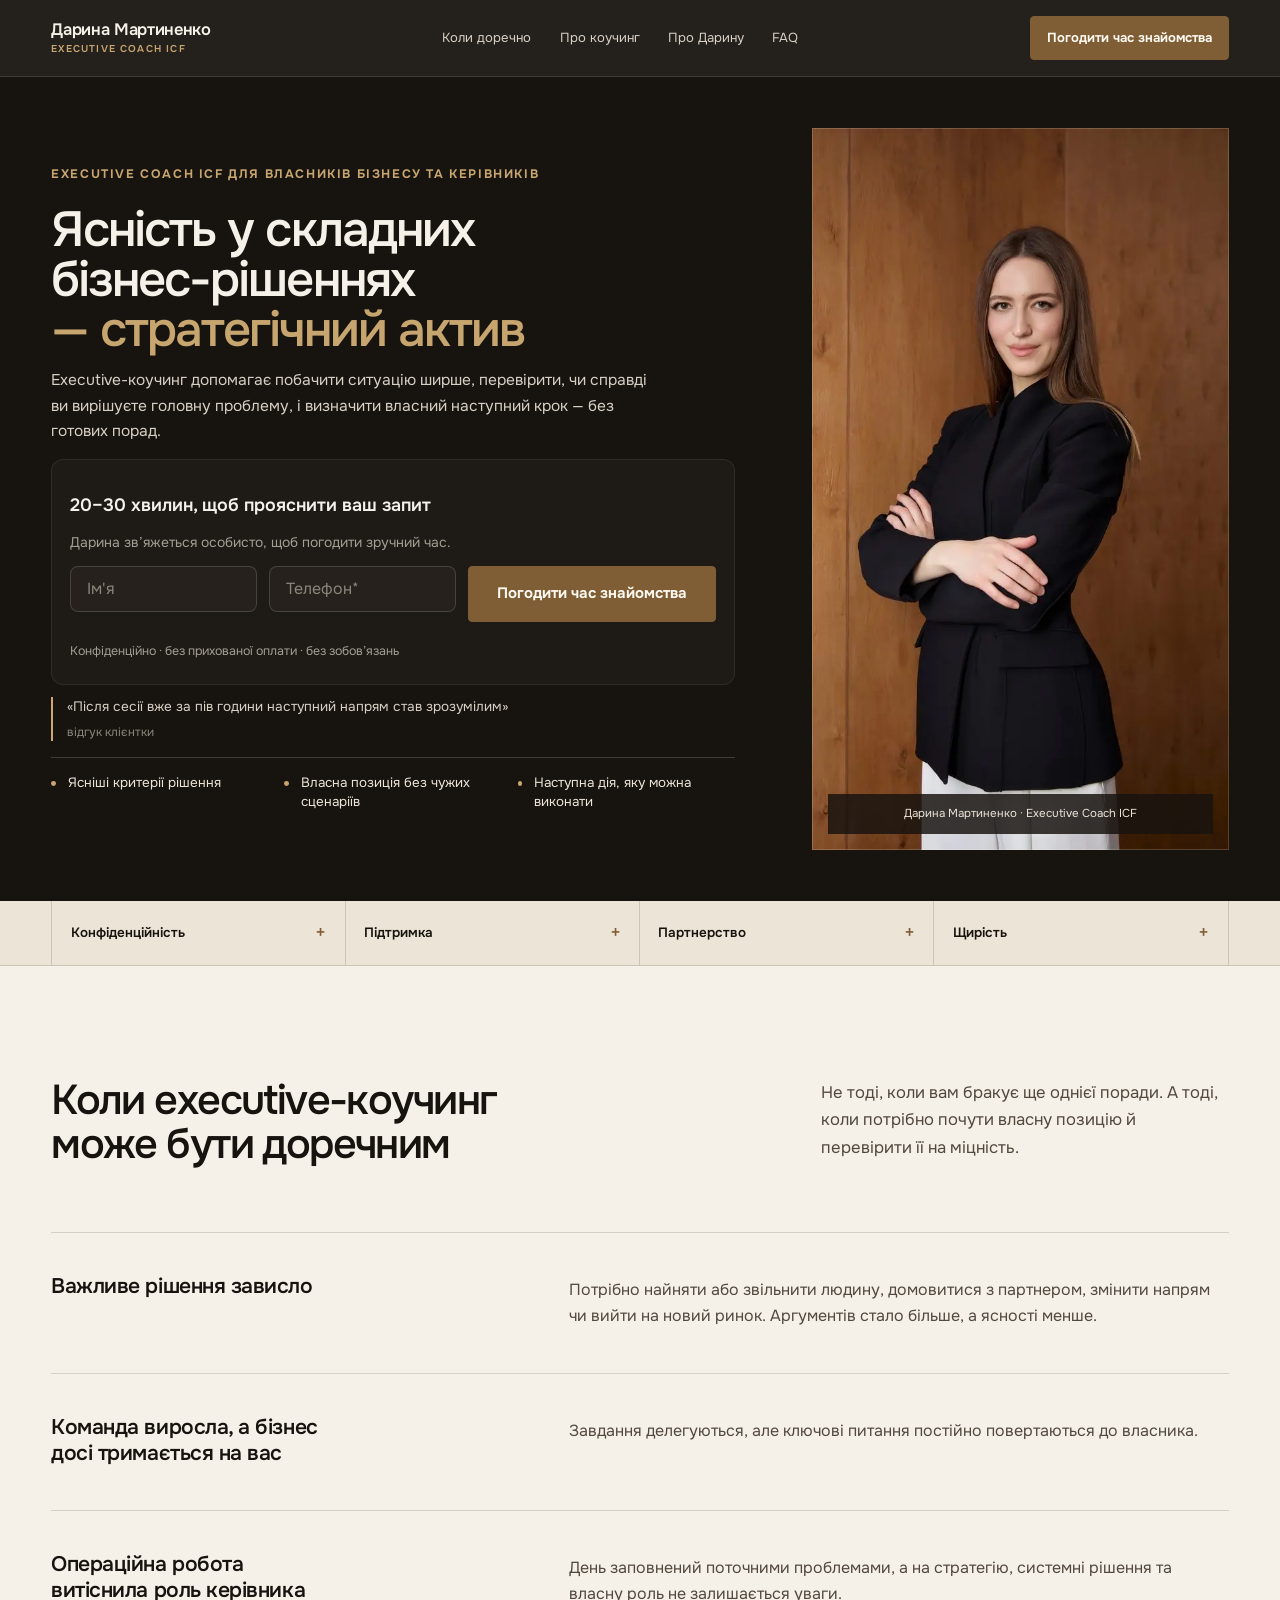
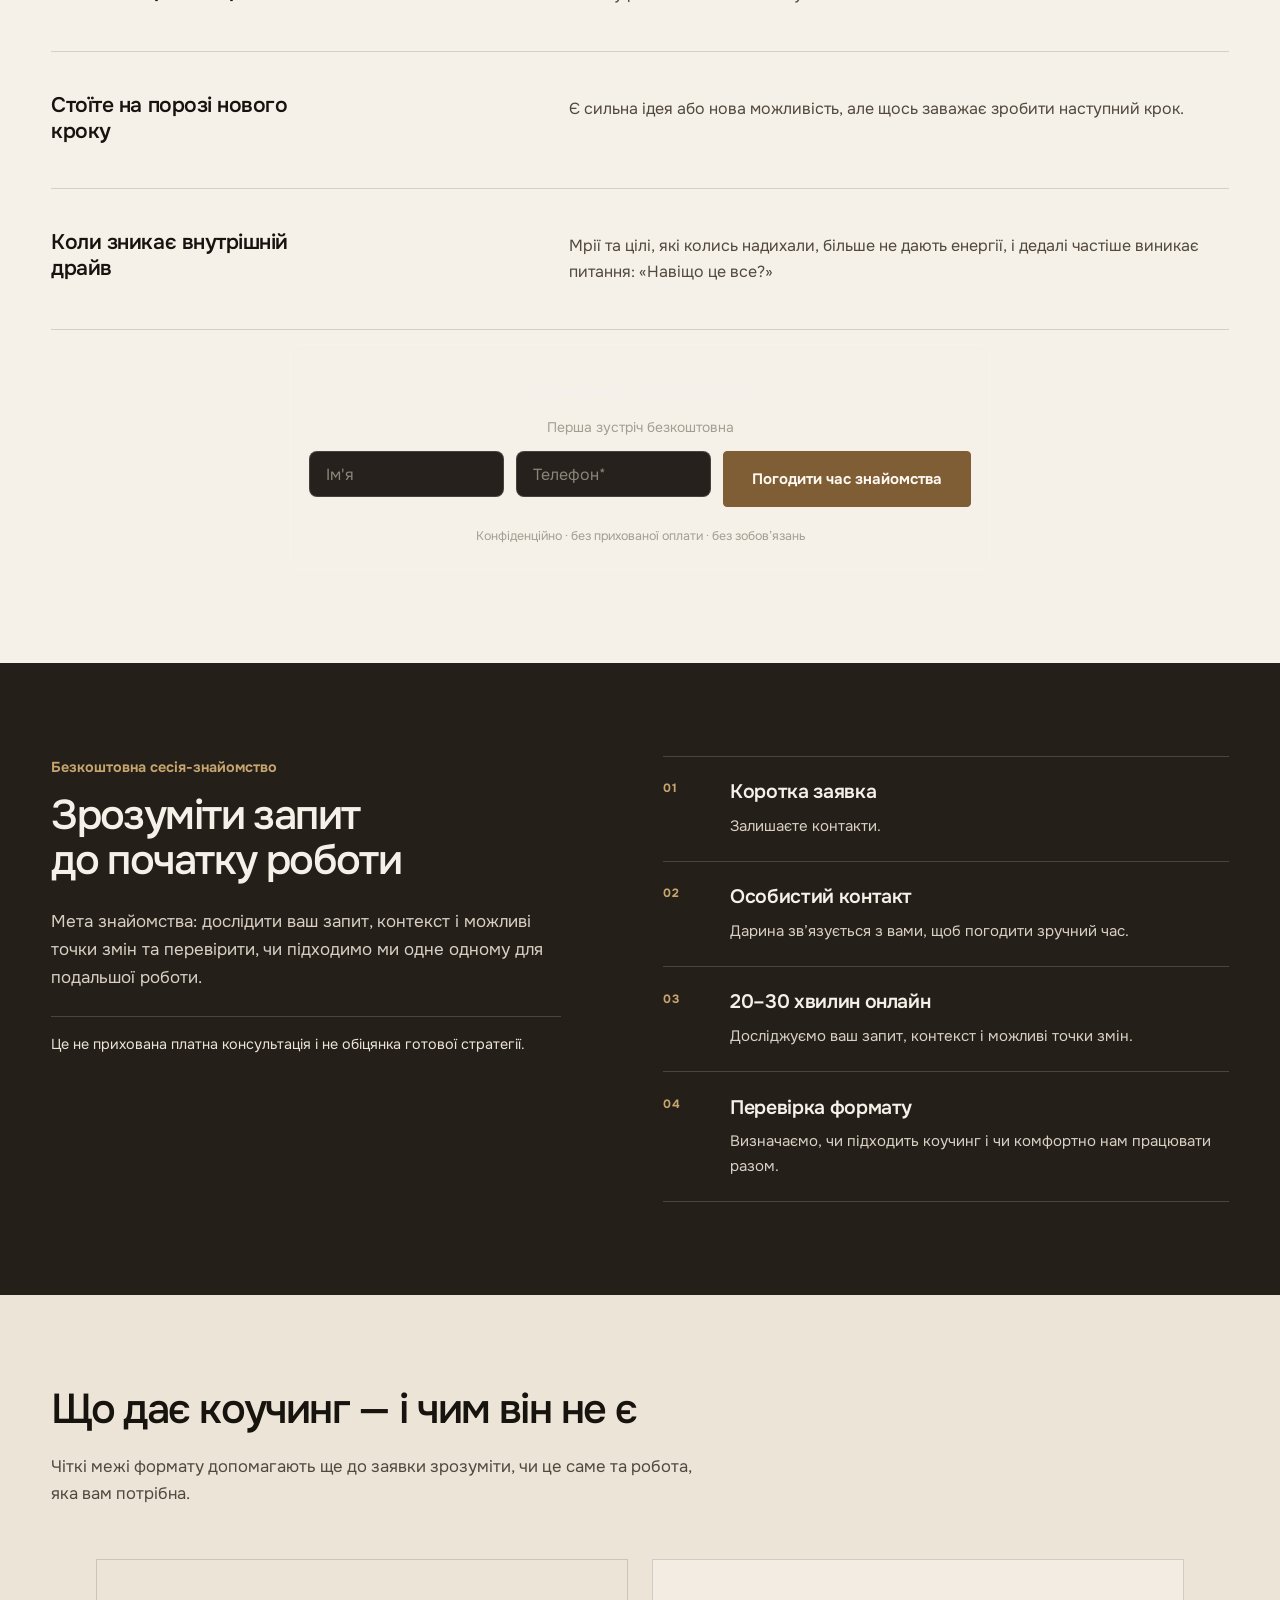
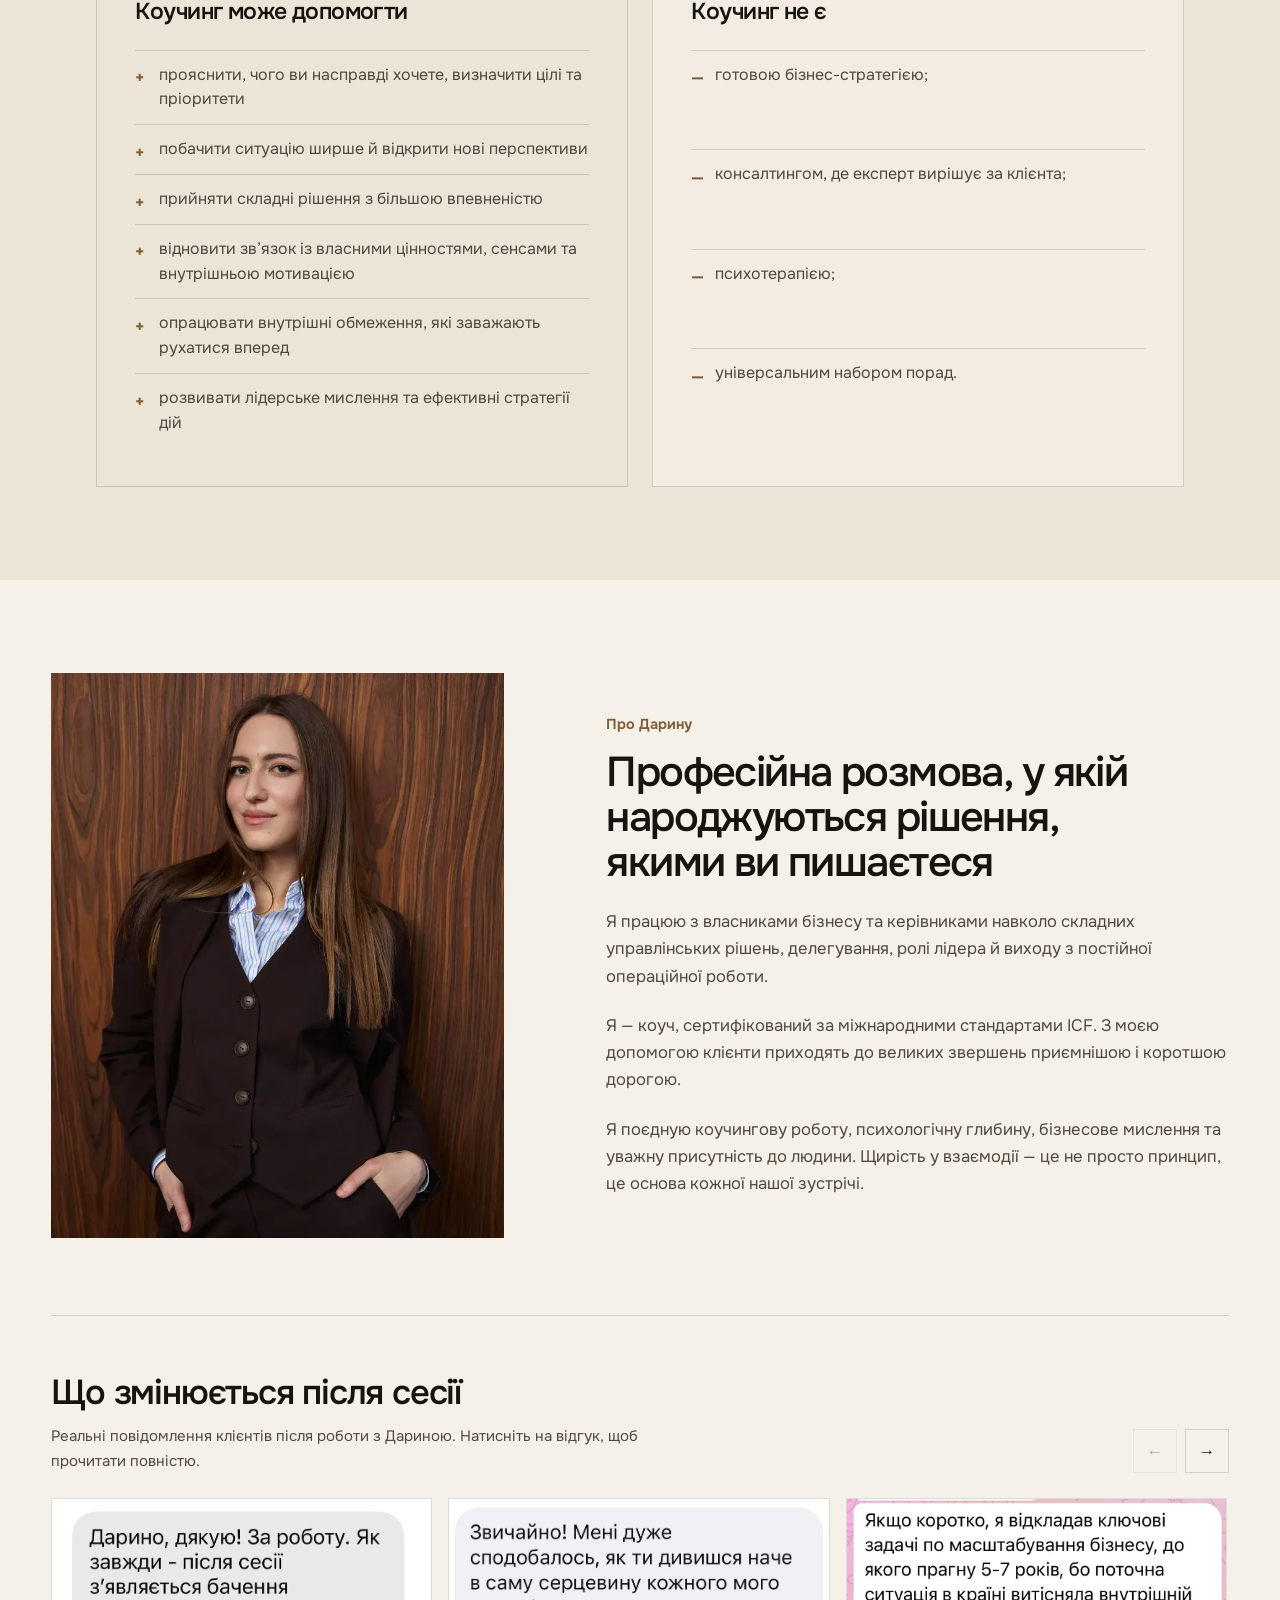
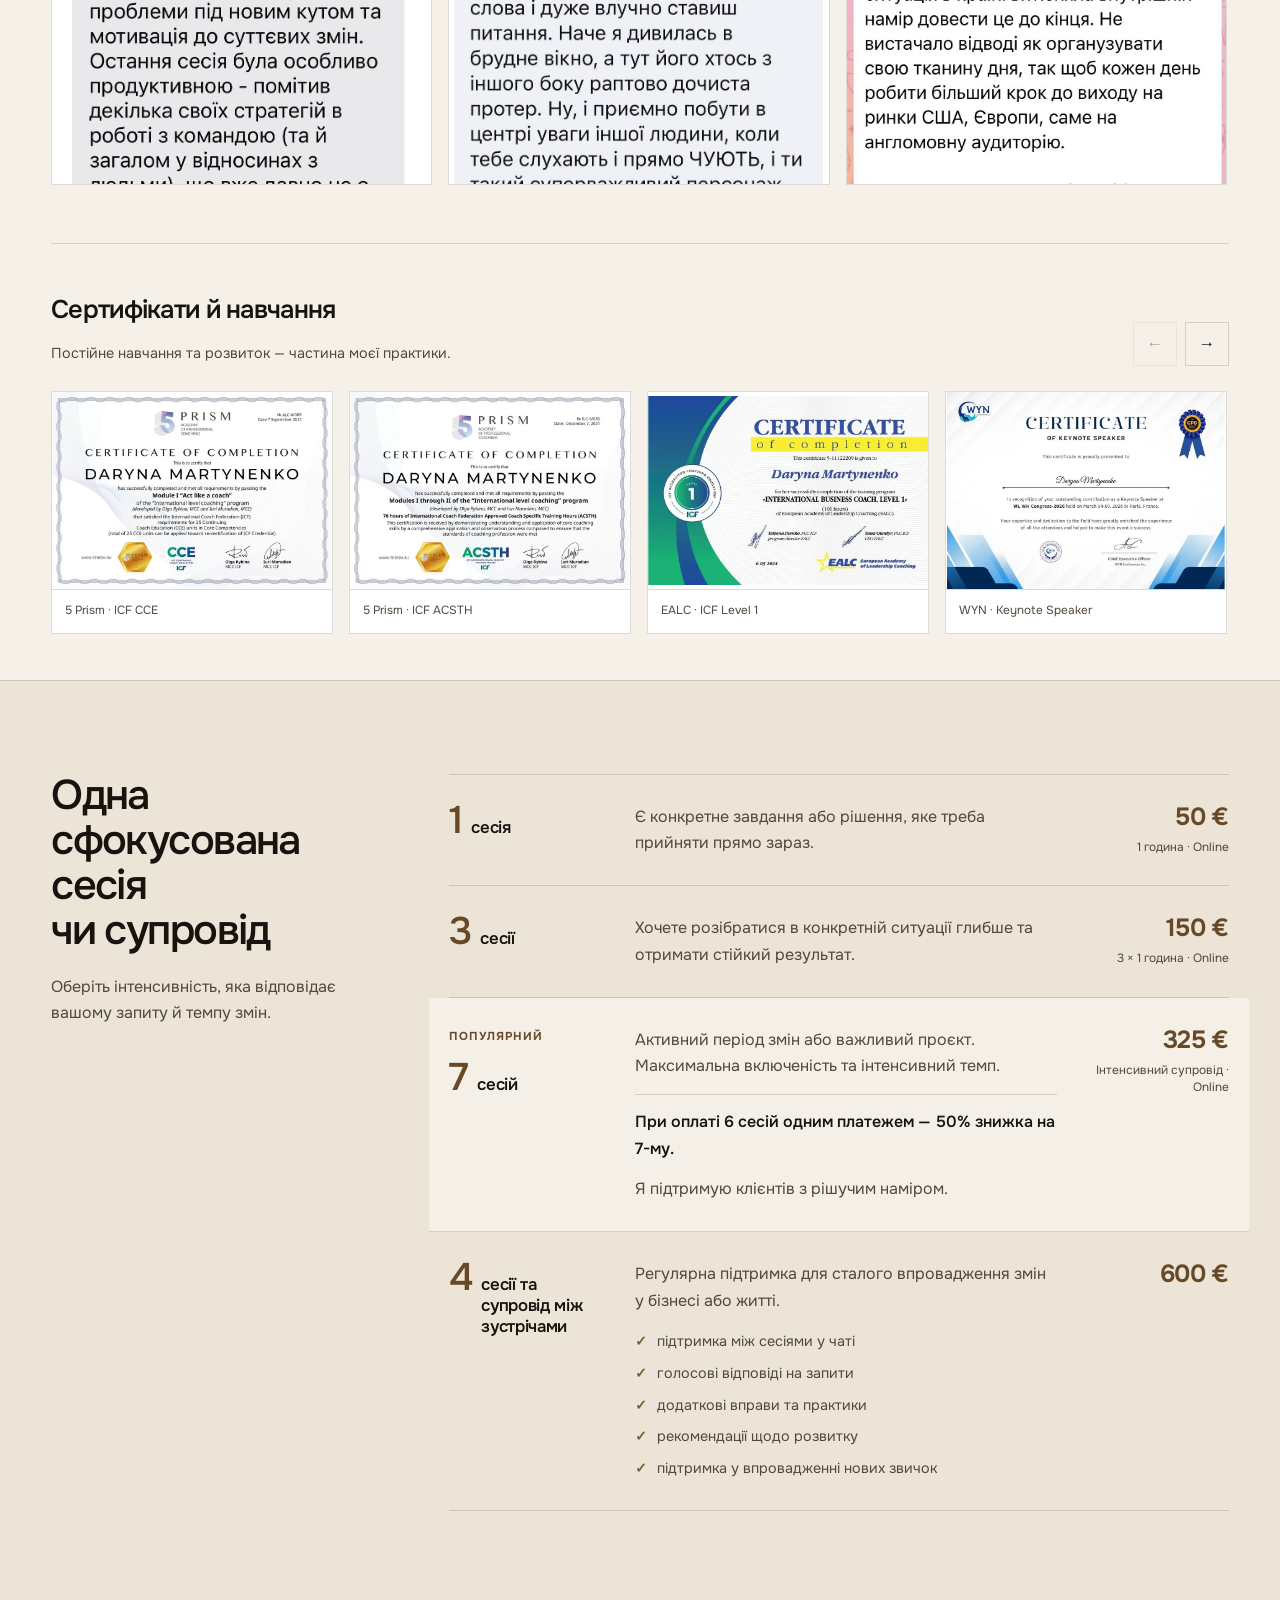
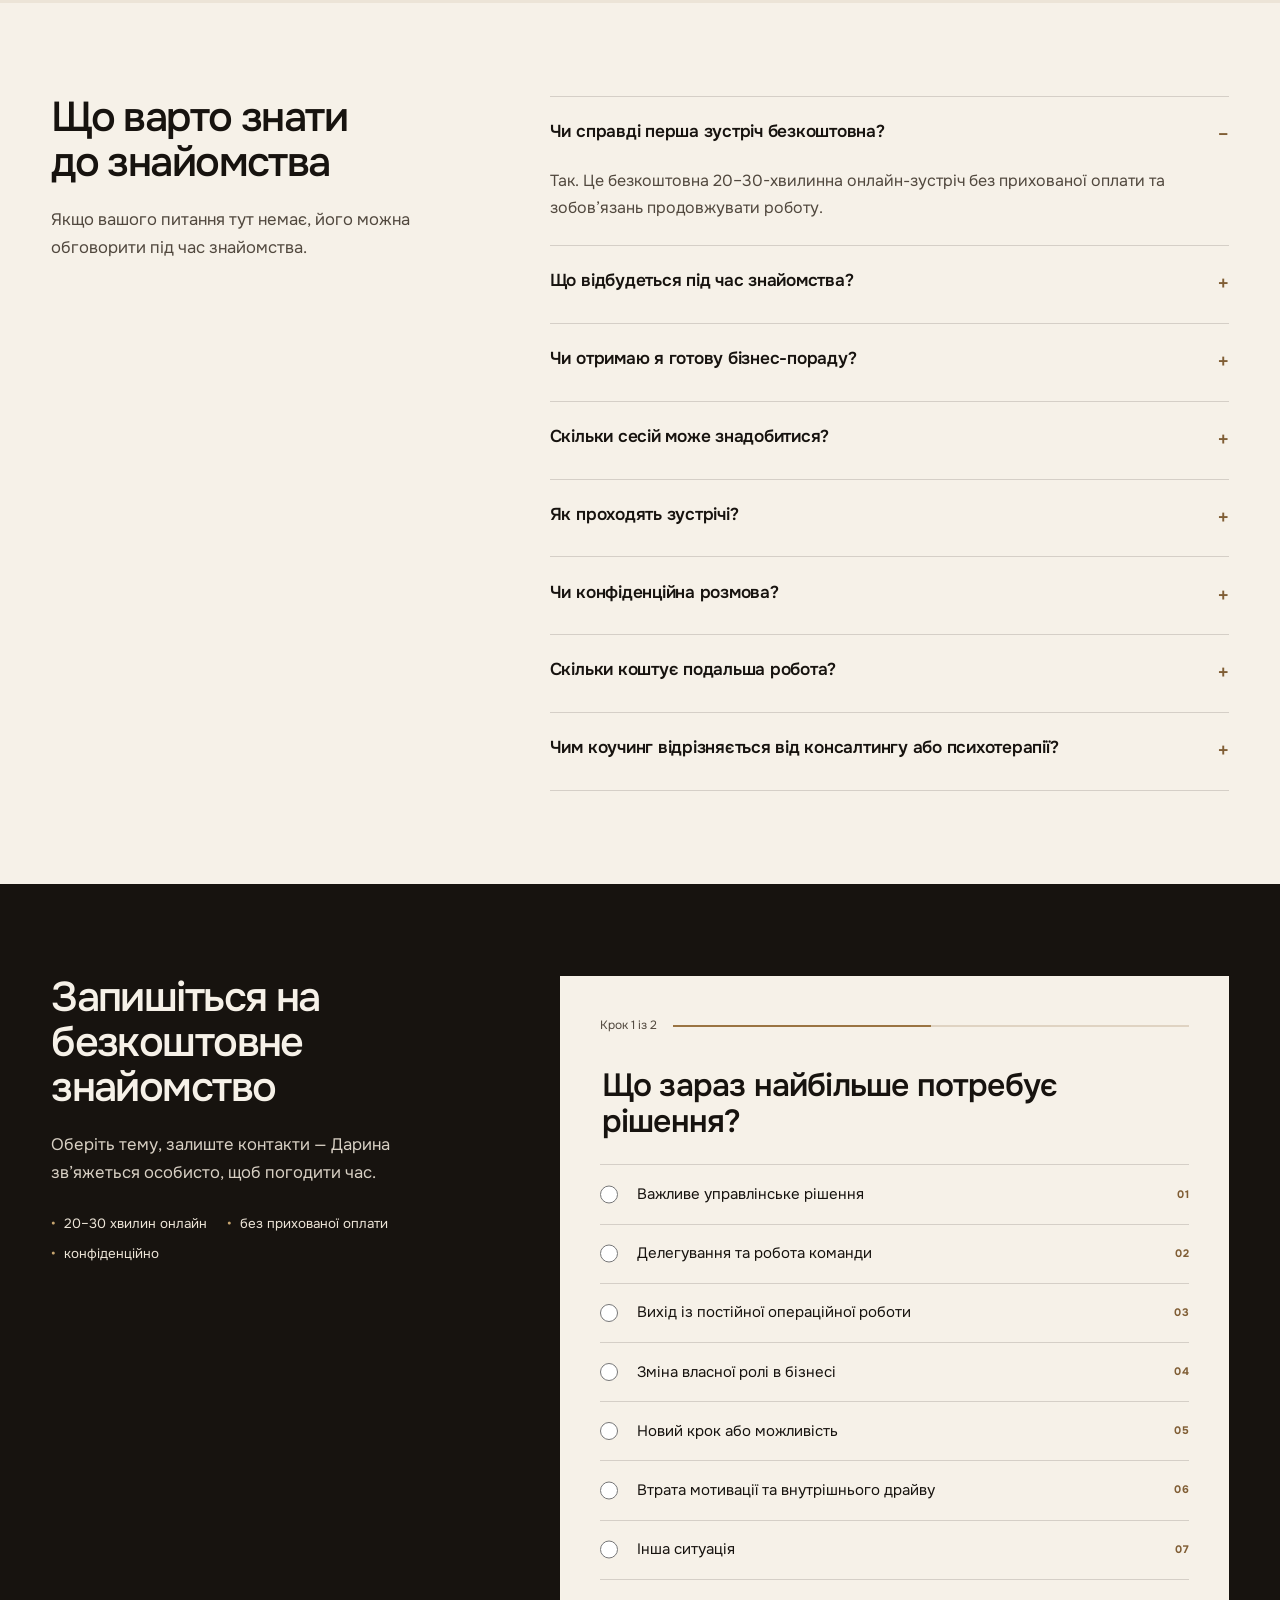
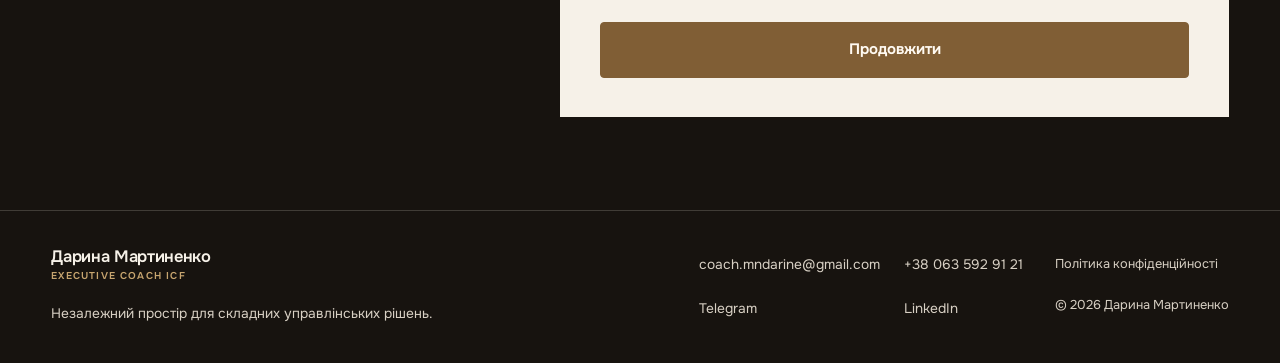
<file: index.html>
<!DOCTYPE html><html lang="uk"><head><meta charset="UTF-8"><meta name="viewport" content="width=device-width, initial-scale=1, viewport-fit=cover"><title>Дарина Мартиненко — Executive Coach ICF</title><meta name="description" content="Executive Coach ICF для власників бізнесу та керівників: складні рішення, цілі, мотивація, лідерське мислення та наступні кроки."><meta name="robots" content="index, follow"><meta name="theme-color" content="#17130f"><meta property="og:type" content="website"><meta property="og:locale" content="uk_UA"><meta property="og:title" content="Дарина Мартиненко — Executive Coach ICF"><meta property="og:description" content="Executive Coach ICF для власників бізнесу та керівників: складні рішення, цілі, мотивація, лідерське мислення та наступні кроки."><meta property="og:image" content="/images/social-preview.jpg"><meta name="twitter:card" content="summary_large_image"><meta name="twitter:title" content="Дарина Мартиненко — Executive Coach ICF"><meta name="twitter:description" content="Executive Coach ICF для власників бізнесу та керівників: складні рішення, цілі, мотивація, лідерське мислення та наступні кроки."><meta name="twitter:image" content="/images/social-preview.jpg"><link rel="icon" href="/favicon.svg" type="image/svg+xml"><script>document.documentElement.classList.add("js");</script><!-- Meta Pixel Code --><script>
      !function(f,b,e,v,n,t,s)
      {if(f.fbq)return;n=f.fbq=function(){n.callMethod?
      n.callMethod.apply(n,arguments):n.queue.push(arguments)};
      if(!f._fbq)f._fbq=n;n.push=n;n.loaded=!0;n.version='2.0';
      n.queue=[];t=b.createElement(e);t.async=!0;
      t.src=v;s=b.getElementsByTagName(e)[0];
      s.parentNode.insertBefore(t,s)}(window, document,'script',
      'https://connect.facebook.net/en_US/fbevents.js');
      fbq('init', '4171233512978796');
      fbq('track', 'PageView');
    </script><!-- End Meta Pixel Code --><!-- Microsoft Clarity --><script type="text/javascript">
      (function(c,l,a,r,i,t,y){
          c[a]=c[a]||function(){(c[a].q=c[a].q||[]).push(arguments)};
          t=l.createElement(r);t.async=1;t.src="https://www.clarity.ms/tag/"+i;
          y=l.getElementsByTagName(r)[0];y.parentNode.insertBefore(t,y);
      })(window, document, "clarity", "script", "xsxq6t522w");
  </script><!-- End Microsoft Clarity --><script type="application/ld+json">{"@context":"https://schema.org","@type":"ProfessionalService","name":"Executive Coach ICF Дарина Мартиненко","description":"Executive Coach ICF для власників бізнесу та керівників: складні рішення, цілі, мотивація, лідерське мислення та наступні кроки.","areaServed":"Online","founder":{"@type":"Person","name":"Дарина Мартиненко","jobTitle":"Executive Coach ICF"},"email":"coach.mndarine@gmail.com","telephone":"+380635929121"}</script><link rel="stylesheet" href="/_astro/global.DCtZDocG.css">
<style>
  .inline-quick-form-note {
    color: #a39e93;
    font-size: 0.78rem;
    line-height: 1.45;
    margin: 10px 0 0;
  }
  .quick-form-status {
    font-size: 0.85rem;
    line-height: 1.45;
    margin-top: 8px;
    min-height: 0;
    color: #d4c9bb;
  }
  .quick-form-status.is-error { color: #ff8a80; }
  .inline-quick-form-btn[disabled] { opacity: 0.6; cursor: progress; }
  .hero-proof {
    border-left: 2px solid #d4a373;
    color: #d9d1c6;
    font-size: 0.92rem;
    line-height: 1.5;
    margin: 16px 0 0;
    padding: 0 0 0 14px;
  }
  .hero-proof cite {
    color: #8b857a;
    display: block;
    font-size: 0.75rem;
    font-style: normal;
    margin-top: 6px;
  }
  .hero-benefits { margin-top: 1.4rem; }

  .inline-quick-form-container {
    margin-top: 24px;
    padding: 24px;
    background: rgba(255, 255, 255, 0.03);
    border: 1px solid rgba(255, 255, 255, 0.08);
    border-radius: 12px;
    text-align: left;
    width: 100%;
  }
  .inline-quick-form-title {
    color: #f5f0eb;
    font-size: 1.3rem;
    font-weight: 600;
    margin-bottom: 6px;
    line-height: 1.3;
  }
  .inline-quick-form-subtitle {
    color: #a39e93;
    font-size: 0.95rem;
    margin-bottom: 20px;
  }
  .inline-quick-form-flex {
    display: flex;
    flex-direction: row;
    gap: 12px;
    align-items: flex-start;
  }
  .inline-quick-form-field {
    flex: 1;
    display: flex;
    flex-direction: column;
  }
  .inline-quick-form-field input {
    width: 100%;
    padding: 12px 16px;
    border-radius: 8px;
    border: 1px solid rgba(255, 255, 255, 0.15);
    background: #26211c;
    color: #fff;
    font-size: 1rem;
    box-sizing: border-box;
    height: 50px;
    transition: border-color 0.2s;
  }
  .inline-quick-form-field input:focus {
    outline: none;
    border-color: #d4a373;
  }
  .inline-quick-form-field input::placeholder {
    color: #8b857a;
  }
  .inline-quick-form-btn {
    height: 50px;
    padding: 0 28px;
    white-space: nowrap;
  }
  .quick-form-error {
    color: #e53935;
    font-size: 0.8rem;
    margin-top: 4px;
    min-height: 18px;
  }
  .inline-quick-form-success {
    color: #f5f0eb;
    font-size: 1.1rem;
    padding: 20px 0;
    text-align: center;
    font-weight: 500;
  }
  @media (max-width: 768px) {
    .inline-quick-form-flex {
      flex-direction: column;
      gap: 16px;
    }
    .inline-quick-form-field {
      width: 100%;
    }
    .inline-quick-form-btn {
      width: 100%;
    }
    .hero-lede { font-size: 0.95rem; margin-top: 0.9rem; }
    .inline-quick-form-container {
      margin-top: 10px;
      padding: 16px 16px;
    }
    .inline-quick-form-field input { height: 46px; }
    .inline-quick-form-btn { height: 46px; }
    .inline-quick-form-title {
      font-size: 1.12rem;
      margin-bottom: 4px;
    }
    .inline-quick-form-subtitle {
      font-size: 0.88rem;
      margin-bottom: 14px;
    }
    .inline-quick-form-flex {
      gap: 12px;
    }
    .quick-form-error {
      min-height: 0;
    }
    .hero-proof {
      font-size: 0.86rem;
      margin-top: 12px;
    }
  }
  .center-form-container {
    margin: 32px auto 0;
    max-width: 700px;
    text-align: center;
  }
  .center-form-container .inline-quick-form-flex {
    text-align: left;
  }

  @media (min-width: 981px) and (max-height: 940px) {
    .hero h1 { font-size: clamp(2.6rem, 3.85vw, 3.5rem); }
    .hero-lede { margin-top: 0.85rem; font-size: 0.97rem; }
    .inline-quick-form-container { margin-top: 14px; padding: 16px 18px; }
    .inline-quick-form-title { font-size: 1.12rem; margin-bottom: 4px; }
    .inline-quick-form-subtitle { font-size: 0.87rem; margin-bottom: 12px; }
    .inline-quick-form-field input { height: 46px; }
    .inline-quick-form-btn { height: 46px; }
    .inline-quick-form-note { margin-top: 8px; }
    .hero-proof { margin-top: 12px; font-size: 0.85rem; }
    .hero-benefits { margin-top: 1rem; padding-top: 0.9rem; font-size: 0.84rem; }
  }

  @media (max-width: 767px) {
    .hero-grid { padding-top: 1.4rem; }
    .hero h1 { font-size: clamp(2.3rem, 10.2vw, 3rem); }
  }
</style>
</head><body><noscript><img height="1" width="1" style="display:none" src="https://www.facebook.com/tr?id=4171233512978796&ev=PageView&noscript=1" alt=""></noscript><a class="skip-link" href="#main">До основного змісту</a><header class="site-header"><div class="container header-inner"><a class="brand" href="#top" aria-label="Дарина Мартиненко — на початок сторінки"><span>Дарина Мартиненко</span><small>Executive Coach ICF</small></a><nav class="desktop-nav" aria-label="Основна навігація"><a href="#situations">Коли доречно</a><a href="#approach">Про коучинг</a><a href="#about">Про Дарину</a><a href="#faq">FAQ</a></nav><a class="button button-small" href="#quick-booking">Погодити час знайомства</a></div></header><main id="main">

<section class="hero" id="top"><div class="container hero-grid"><div class="hero-copy"><p class="overline">Executive Coach ICF для власників бізнесу та керівників</p><h1>Ясність у складних бізнес-рішеннях <em>— стратегічний актив</em></h1><p class="hero-lede">Executive-коучинг допомагає побачити ситуацію ширше, перевірити, чи справді ви вирішуєте головну проблему, і визначити власний наступний крок — без готових порад.</p>
      
      <div class="inline-quick-form-container" id="quick-booking">
        <h3 class="inline-quick-form-title">20–30 хвилин, щоб прояснити ваш запит</h3>
        <p class="inline-quick-form-subtitle">Дарина зв’яжеться особисто, щоб погодити зручний час.</p>
        <form class="inline-quick-form">
          <div class="inline-quick-form-flex">
            <div class="inline-quick-form-field">
              <input type="text" name="quick_name" placeholder="Ім'я">
            </div>
            <div class="inline-quick-form-field">
              <input type="tel" name="quick_phone" class="quick-phone-input" placeholder="Телефон*" required>
              <span class="quick-form-error quick-phone-error"></span>
            </div>
            <button class="button inline-quick-form-btn" type="submit">Погодити час знайомства</button>
          </div>
          <p class="inline-quick-form-note">Конфіденційно · без прихованої оплати · без зобов’язань</p>
          <div class="quick-form-status" role="status" aria-live="polite"></div>
        </form>
        <div class="inline-quick-form-success" style="display:none;">
          ✓ Дякуємо, заявку отримано! Дарина зв'яжеться з вами.
        </div>
      </div>

        <blockquote class="hero-proof">«Після сесії вже за пів години наступний напрям став зрозумілим»<cite>відгук клієнтки</cite></blockquote>
<ul class="hero-benefits" aria-label="Що ви отримаєте"><li>Ясніші критерії рішення</li><li>Власна позиція без чужих сценаріїв</li><li>Наступна дія, яку можна виконати</li></ul></div><figure class="hero-portrait"><picture><source type="image/webp" srcset="/images/hero/daryna-full-480.webp 480w, /images/hero/daryna-full-768.webp 733w" sizes="(max-width: 767px) 92vw, 42vw"><img src="/images/source/daryna-full.jpg" width="733" height="1100" alt="Дарина Мартиненко, Executive Coach ICF" fetchpriority="high" decoding="async"></picture><figcaption>Дарина Мартиненко · Executive Coach ICF</figcaption></figure></div></section>

<section class="signal-strip" aria-label="Ключові принципи роботи"><div class="container signal-grid"><details class="principle"><summary>Конфіденційність</summary><p>Все, що ми обговорюємо, лишається між нами. Вибудовування довірливих стосунків потребує приватності — розголошення будь-яких деталей для мене табу.</p></details><details class="principle"><summary>Підтримка</summary><p>Я підтримую в силі та допомагаю максимально розкрити потенціал. Я за вас і ваш результат. М&#39;яка і водночас строга — не дам злитися, не відступлю.</p></details><details class="principle"><summary>Партнерство</summary><p>Коучинг — про взаємодію двох дорослих особистостей. Я розраховую на свідомість і відповідальність. Зі свого боку проявляю всю компетентність та ділюся знаннями.</p></details><details class="principle"><summary>Щирість</summary><p>Я завжди чесна та відкрита. Для мене щирість — якість, на якій базується щасливе життя і чесні відносини. На консультації ви зустрінете мене тою, якою я є в житті.</p></details></div></section><section class="section situations" id="situations"><div class="container"><div class="section-heading split-heading"><h2>Коли executive-коучинг може бути доречним</h2><p>Не тоді, коли вам бракує ще однієї поради. А тоді, коли потрібно почути власну позицію й перевірити її на міцність.</p></div><div class="situation-list"><article class="situation-row"><h3>Важливе рішення зависло</h3><p>Потрібно найняти або звільнити людину, домовитися з партнером, змінити напрям чи вийти на новий ринок. Аргументів стало більше, а ясності менше.</p></article><article class="situation-row"><h3>Команда виросла, а бізнес досі тримається на вас</h3><p>Завдання делегуються, але ключові питання постійно повертаються до власника.</p></article><article class="situation-row"><h3>Операційна робота витіснила роль керівника</h3><p>День заповнений поточними проблемами, а на стратегію, системні рішення та власну роль не залишається уваги.</p></article><article class="situation-row"><h3>Стоїте на порозі нового кроку</h3><p>Є сильна ідея або нова можливість, але щось заважає зробити наступний крок.</p></article><article class="situation-row"><h3>Коли зникає внутрішній драйв</h3><p>Мрії та цілі, які колись надихали, більше не дають енергії, і дедалі частіше виникає питання: «Навіщо це все?»</p></article></div>

      <div class="inline-quick-form-container center-form-container">
        <h3 class="inline-quick-form-title">Обговорити свою ситуацію</h3>
        <p class="inline-quick-form-subtitle">Перша зустріч безкоштовна</p>
        <form class="inline-quick-form">
          <div class="inline-quick-form-flex">
            <div class="inline-quick-form-field">
              <input type="text" name="quick_name" placeholder="Ім'я">
            </div>
            <div class="inline-quick-form-field">
              <input type="tel" name="quick_phone" class="quick-phone-input" placeholder="Телефон*" required>
              <span class="quick-form-error quick-phone-error"></span>
            </div>
            <button class="button inline-quick-form-btn" type="submit">Погодити час знайомства</button>
          </div>
          <p class="inline-quick-form-note">Конфіденційно · без прихованої оплати · без зобов’язань</p>
          <div class="quick-form-status" role="status" aria-live="polite"></div>
        </form>
        <div class="inline-quick-form-success" style="display:none;">
          ✓ Дякуємо, заявку отримано! Дарина зв'яжеться з вами.
        </div>
      </div>

</div></section><section class="section intro" id="intro"><div class="container intro-grid"><div class="intro-lead"><p class="section-context">Безкоштовна сесія-знайомство</p><h2>Зрозуміти запит до початку роботи</h2><p class="intro-statement">Мета знайомства: дослідити ваш запит, контекст і можливі точки змін та перевірити, чи підходимо ми одне одному для подальшої роботи.</p><p class="intro-note">Це не прихована платна консультація і не обіцянка готової стратегії.</p></div><ol class="intro-steps"><li><span>01</span><div><h3>Коротка заявка</h3><p>Залишаєте контакти.</p></div></li><li><span>02</span><div><h3>Особистий контакт</h3><p>Дарина зв’язується з вами, щоб погодити зручний час.</p></div></li><li><span>03</span><div><h3>20–30 хвилин онлайн</h3><p>Досліджуємо ваш запит, контекст і можливі точки змін.</p></div></li><li><span>04</span><div><h3>Перевірка формату</h3><p>Визначаємо, чи підходить коучинг і чи комфортно нам працювати разом.</p></div></li></ol></div></section><section class="section boundaries" id="approach"><div class="container"><div class="section-heading"><h2>Що дає коучинг — і чим він не є</h2><p>Чіткі межі формату допомагають ще до заявки зрозуміти, чи це саме та робота, яка вам потрібна.</p></div><div class="boundary-grid"><article class="boundary-panel boundary-positive"><h3>Коучинг може допомогти</h3><ul><li>прояснити, чого ви насправді хочете, визначити цілі та пріоритети</li><li>побачити ситуацію ширше й відкрити нові перспективи</li><li>прийняти складні рішення з більшою впевненістю</li><li>відновити зв’язок із власними цінностями, сенсами та внутрішньою мотивацією</li><li>опрацювати внутрішні обмеження, які заважають рухатися вперед</li><li>розвивати лідерське мислення та ефективні стратегії дій</li></ul></article><article class="boundary-panel boundary-neutral"><h3>Коучинг не є</h3><ul><li>готовою бізнес-стратегією;</li><li>консалтингом, де експерт вирішує за клієнта;</li><li>психотерапією;</li><li>універсальним набором порад.</li></ul></article></div></div></section><section class="section about" id="about"><div class="container about-grid"><figure class="about-image"><picture><source type="image/webp" srcset="/images/hero/daryna-portrait-480.webp 480w, /images/hero/daryna-portrait-768.webp 733w" sizes="(max-width: 767px) 92vw, 38vw"><img src="/images/source/daryna-portrait.jpg" width="733" height="1100" loading="lazy" decoding="async" alt="Професійний портрет Дарини Мартиненко"></picture></figure><div class="about-copy"><p class="section-context">Про Дарину</p><h2>Професійна розмова, у якій народжуються рішення, якими ви пишаєтеся</h2><p>Я працюю з власниками бізнесу та керівниками навколо складних управлінських рішень, делегування, ролі лідера й виходу з постійної операційної роботи.</p><p>Я — коуч, сертифікований за міжнародними стандартами ICF. З моєю допомогою клієнти приходять до великих звершень приємнішою і коротшою дорогою.</p><p>Я поєдную коучингову роботу, психологічну глибину, бізнесове мислення та уважну присутність до людини. Щирість у взаємодії — це не просто принцип, це основа кожної нашої зустрічі.</p></div></div><section class="container testimonials" aria-labelledby="testimonials-title"><div class="testimonials-heading"><div><h3 id="testimonials-title">Що змінюється після сесії</h3><p>Реальні повідомлення клієнтів після роботи з Дариною. Натисніть на відгук, щоб прочитати повністю.</p></div><div class="testimonial-controls" role="group" aria-label="Навігація відгуками"><button type="button" data-testimonial-previous aria-controls="testimonial-track" aria-label="Попередні відгуки">←</button><button type="button" data-testimonial-next aria-controls="testimonial-track" aria-label="Наступні відгуки">→</button></div></div><div class="testimonial-track" id="testimonial-track" data-testimonial-track><button class="testimonial-card" type="button" data-testimonial-src="/images/testimonials/testimonial-08.jpg" data-testimonial-alt="Відгук клієнта: після сесії він побачив проблему під новим кутом, переглянув непродуктивні стратегії в роботі з командою та одразу почав зміни." aria-haspopup="dialog"><span class="testimonial-media"><img src="/images/testimonials/testimonial-08.jpg" width="919" height="1086" loading="lazy" decoding="async" alt="Відгук клієнта: після сесії він побачив проблему під новим кутом, переглянув непродуктивні стратегії в роботі з командою та одразу почав зміни."></span></button><button class="testimonial-card" type="button" data-testimonial-src="/images/testimonials/testimonial-09.jpg" data-testimonial-alt="Відгук клієнтки: точні запитання допомогли побачити ситуацію по-новому, а розмова виявилася корисною, цікавою і терапевтичною." aria-haspopup="dialog"><span class="testimonial-media"><img src="/images/testimonials/testimonial-09.jpg" width="903" height="1080" loading="lazy" decoding="async" alt="Відгук клієнтки: точні запитання допомогли побачити ситуацію по-новому, а розмова виявилася корисною, цікавою і терапевтичною."></span></button><button class="testimonial-card" type="button" data-testimonial-src="/images/testimonials/testimonial-10.jpg" data-testimonial-alt="Відгук клієнта: сесія допомогла структурувати рух до масштабування бізнесу, узгодити важливі рішення з власними цінностями та визначити стратегічний напрям." aria-haspopup="dialog"><span class="testimonial-media"><img src="/images/testimonials/testimonial-10.jpg" width="1050" height="1151" loading="lazy" decoding="async" alt="Відгук клієнта: сесія допомогла структурувати рух до масштабування бізнесу, узгодити важливі рішення з власними цінностями та визначити стратегічний напрям."></span></button><button class="testimonial-card" type="button" data-testimonial-src="/images/testimonials/testimonial-01.jpg" data-testimonial-alt="Відгук клієнтки: після короткої сесії вона побачила, як вийти із замкненого кола, і чіткіше відчула свою ціль." aria-haspopup="dialog"><span class="testimonial-media"><img src="/images/testimonials/testimonial-01.jpg" width="1179" height="907" loading="lazy" decoding="async" alt="Відгук клієнтки: після короткої сесії вона побачила, як вийти із замкненого кола, і чіткіше відчула свою ціль."></span></button><button class="testimonial-card" type="button" data-testimonial-src="/images/testimonials/testimonial-03.jpg" data-testimonial-alt="Відгук клієнтки: після сесії з’явилися ясність, структура і конкретний план дій." aria-haspopup="dialog"><span class="testimonial-media"><img src="/images/testimonials/testimonial-03.jpg" width="1179" height="1023" loading="lazy" decoding="async" alt="Відгук клієнтки: після сесії з’явилися ясність, структура і конкретний план дій."></span></button><button class="testimonial-card" type="button" data-testimonial-src="/images/testimonials/testimonial-04.jpg" data-testimonial-alt="Відгук клієнта: коуч-сесія допомогла визначити важливе питання, яке він ігнорував." aria-haspopup="dialog"><span class="testimonial-media"><img src="/images/testimonials/testimonial-04.jpg" width="1014" height="540" loading="lazy" decoding="async" alt="Відгук клієнта: коуч-сесія допомогла визначити важливе питання, яке він ігнорував."></span></button><button class="testimonial-card" type="button" data-testimonial-src="/images/testimonials/testimonial-05.jpg" data-testimonial-alt="Відгук клієнтки: під час сесії проявилася цілісна стратегія, яку вона почала застосовувати." aria-haspopup="dialog"><span class="testimonial-media"><img src="/images/testimonials/testimonial-05.jpg" width="1179" height="566" loading="lazy" decoding="async" alt="Відгук клієнтки: під час сесії проявилася цілісна стратегія, яку вона почала застосовувати."></span></button><button class="testimonial-card" type="button" data-testimonial-src="/images/testimonials/testimonial-06.jpg" data-testimonial-alt="Відгук клієнтки: потрібний результат з’явився вже за пів години, а наступний напрям стал зрозумілим." aria-haspopup="dialog"><span class="testimonial-media"><img src="/images/testimonials/testimonial-06.jpg" width="1179" height="737" loading="lazy" decoding="async" alt="Відгук клієнтки: потрібний результат з’явився вже за пів години, а наступний напрям став зрозумілим."></span></button><button class="testimonial-card" type="button" data-testimonial-src="/images/testimonials/testimonial-07.jpg" data-testimonial-alt="Відгук клієнтки: вона визначила перші кроки для рішення та відчула впевненість діяти." aria-haspopup="dialog"><span class="testimonial-media"><img src="/images/testimonials/testimonial-07.jpg" width="1178" height="344" loading="lazy" decoding="async" alt="Відгук клієнтки: вона визначила перші кроки для рішення та відчула впевненість діяти."></span></button></div></section><section class="container certificates" aria-labelledby="certificates-title"><div class="certificates-heading"><div><h3 id="certificates-title">Сертифікати й навчання</h3><p>Постійне навчання та розвиток — частина моєї практики.</p></div><div class="certificate-controls" role="group" aria-label="Навігація сертифікатами"><button type="button" data-certificate-previous aria-controls="certificate-track" aria-label="Попередні сертифікати">←</button><button type="button" data-certificate-next aria-controls="certificate-track" aria-label="Наступні сертифікати">→</button></div></div><div class="certificate-grid" id="certificate-track" data-certificate-track><button class="certificate-link" type="button" data-certificate-src="/images/certificates/certificate-01.webp" data-certificate-alt="5 Prism · ICF CCE, сертифікат Дарини Мартиненко" aria-haspopup="dialog"><img src="/images/certificates/certificate-01.webp" width="900" height="636" loading="lazy" decoding="async" alt="5 Prism · ICF CCE, сертифікат Дарини Мартиненко"><span>5 Prism · ICF CCE</span></button><button class="certificate-link" type="button" data-certificate-src="/images/certificates/certificate-02.webp" data-certificate-alt="5 Prism · ICF ACSTH, сертифікат Дарини Мартиненко" aria-haspopup="dialog"><img src="/images/certificates/certificate-02.webp" width="900" height="636" loading="lazy" decoding="async" alt="5 Prism · ICF ACSTH, сертифікат Дарини Мартиненко"><span>5 Prism · ICF ACSTH</span></button><button class="certificate-link" type="button" data-certificate-src="/images/certificates/certificate-03.webp" data-certificate-alt="EALC · ICF Level 1, сертифікат Дарини Мартиненко" aria-haspopup="dialog"><img src="/images/certificates/certificate-03.webp" width="900" height="609" loading="lazy" decoding="async" alt="EALC · ICF Level 1, сертифікат Дарини Мартиненко"><span>EALC · ICF Level 1</span></button><button class="certificate-link" type="button" data-certificate-src="/images/certificates/certificate-04.webp" data-certificate-alt="WYN · Keynote Speaker, сертифікат Дарини Мартиненко" aria-haspopup="dialog"><img src="/images/certificates/certificate-04.webp" width="900" height="639" loading="lazy" decoding="async" alt="WYN · Keynote Speaker, сертифікат Дарини Мартиненко"><span>WYN · Keynote Speaker</span></button><button class="certificate-link" type="button" data-certificate-src="/images/certificates/certificate-05.webp" data-certificate-alt="Youcoach · Neurocoach, сертифікат Дарини Мартиненко" aria-haspopup="dialog"><img src="/images/certificates/certificate-05.webp" width="900" height="637" loading="lazy" decoding="async" alt="Youcoach · Neurocoach, сертифікат Дарини Мартиненко"><span>Youcoach · Neurocoach</span></button><button class="certificate-link" type="button" data-certificate-src="/images/certificates/certificate-06.webp" data-certificate-alt="ICF Oregon · CCE, сертифікат Дарини Мартиненко" aria-haspopup="dialog"><img src="/images/certificates/certificate-06.webp" width="900" height="695" loading="lazy" decoding="async" alt="ICF Oregon · CCE, сертифікат Дарини Мартиненко"><span>ICF Oregon · CCE</span></button><button class="certificate-link" type="button" data-certificate-src="/images/certificates/certificate-07.webp" data-certificate-alt="ICF Ukraine · CCE, сертифікат Дарини Мартиненко" aria-haspopup="dialog"><img src="/images/certificates/certificate-07.webp" width="900" height="636" loading="lazy" decoding="async" alt="ICF Ukraine · CCE, сертифікат Дарини Мартиненко"><span>ICF Ukraine · CCE</span></button><button class="certificate-link" type="button" data-certificate-src="/images/certificates/certificate-08.webp" data-certificate-alt="ICF Ukraine · CCE, сертифікат Дарини Мартиненко" aria-haspopup="dialog"><img src="/images/certificates/certificate-08.webp" width="900" height="636" loading="lazy" decoding="async" alt="ICF Ukraine · CCE, сертифікат Дарини Мартиненко"><span>ICF Ukraine · CCE</span></button><button class="certificate-link" type="button" data-certificate-src="/images/certificates/certificate-09.webp" data-certificate-alt="ICF Ukraine · CCE, сертифікат Дарини Мартиненко" aria-haspopup="dialog"><img src="/images/certificates/certificate-09.webp" width="900" height="636" loading="lazy" decoding="async" alt="ICF Ukraine · CCE, сертифікат Дарини Мартиненко"><span>ICF Ukraine · CCE</span></button><button class="certificate-link" type="button" data-certificate-src="/images/certificates/certificate-10.webp" data-certificate-alt="ICF Netherlands · CCE, сертифікат Дарини Мартиненко" aria-haspopup="dialog"><img src="/images/certificates/certificate-10.webp" width="900" height="636" loading="lazy" decoding="async" alt="ICF Netherlands · CCE, сертифікат Дарини Мартиненко"><span>ICF Netherlands · CCE</span></button><button class="certificate-link" type="button" data-certificate-src="/images/certificates/certificate-11.webp" data-certificate-alt="ICF Ukraine · CCE, сертифікат Дарини Мартиненко" aria-haspopup="dialog"><img src="/images/certificates/certificate-11.webp" width="900" height="506" loading="lazy" decoding="async" alt="ICF Ukraine · CCE, сертифікат Дарини Мартиненко"><span>ICF Ukraine · CCE</span></button><button class="certificate-link" type="button" data-certificate-src="/images/certificates/certificate-12.webp" data-certificate-alt="ICF Ukraine · CCE, сертифікат Дарини Мартиненко" aria-haspopup="dialog"><img src="/images/certificates/certificate-12.webp" width="900" height="506" loading="lazy" decoding="async" alt="ICF Ukraine · CCE, сертифікат Дарини Мартиненко"><span>ICF Ukraine · CCE</span></button></div></section><dialog class="certificate-dialog" id="certificate-dialog" aria-label="Перегляд сертифіката"><button class="certificate-dialog-close" type="button" aria-label="Закрити сертифікат">×</button><img src="/images/certificates/certificate-01.webp" alt="Сертифікат професійного навчання Дарини Мартиненко" width="1400" height="990"></dialog><dialog class="testimonial-dialog" id="testimonial-dialog" aria-label="Перегляд відгуку клієнта"><button class="testimonial-dialog-close" type="button" aria-label="Закрити відгук">×</button><img src="/images/testimonials/testimonial-01.jpg" alt="Відгук клієнтки після коуч-сесії з Дариною Мартиненко" width="1179" height="907"></dialog></section><section class="section formats" id="formats"><div class="container formats-grid"><div class="formats-intro"><h2>Одна сфокусована сесія чи супровід</h2><p>Оберіть інтенсивність, яка відповідає вашому запиту й темпу змін.</p></div><div class="format-options"><article><div class="format-heading"><span class="format-count">1</span><h3>сесія</h3></div><div class="format-copy"><p>Є конкретне завдання або рішення, яке треба прийняти прямо зараз.</p></div><div class="format-price"><strong>50 €</strong><span>1 година · Online</span></div></article><article><div class="format-heading"><span class="format-count">3</span><h3>сесії</h3></div><div class="format-copy"><p>Хочете розібратися в конкретній ситуації глибше та отримати стійкий результат.</p></div><div class="format-price"><strong>150 €</strong><span>3 × 1 година · Online</span></div></article><article class="format-featured"><div class="format-heading"><span class="format-label">Популярний</span><span class="format-count">7</span><h3>сесій</h3></div><div class="format-copy"><p>Активний період змін або важливий проєкт. Максимальна включеність та інтенсивний темп.</p><p class="format-condition">При оплаті 6 сесій одним платежем — 50% знижка на 7-му.</p><p>Я підтримую клієнтів з рішучим наміром.</p></div><div class="format-price"><strong>325 €</strong><span>Інтенсивний супровід · Online</span></div></article><article><div class="format-heading"><span class="format-count">4</span><h3>сесії та супровід між зустрічами</h3></div><div class="format-copy"><p>Регулярна підтримка для сталого впровадження змін у бізнесі або житті.</p><ul class="format-features"><li>підтримка між сесіями у чаті</li><li>голосові відповіді на запити</li><li>додаткові вправи та практики</li><li>рекомендації щодо розвитку</li><li>підтримка у впровадженні нових звичок</li></ul></div><div class="format-price"><strong>600 €</strong></div></article></div></div></section><section class="section faq" id="faq"><div class="container faq-grid"><div class="faq-heading"><h2>Що варто знати до знайомства</h2><p>Якщо вашого питання тут немає, його можна обговорити під час знайомства.</p></div><div class="faq-list"><details open><summary>Чи справді перша зустріч безкоштовна?</summary><div><p>Так. Це безкоштовна 20–30-хвилинна онлайн-зустріч без прихованої оплати та зобов’язань продовжувати роботу.</p></div></details><details><summary>Що відбудеться під час знайомства?</summary><div><p>Ви коротко опишете ситуацію, ми дослідимо запит і контекст та визначимо, чи підходить вам формат коучингу.</p></div></details><details><summary>Чи отримаю я готову бізнес-пораду?</summary><div><p>Ні. Знайомство не є консультацією з готовою стратегією. Його мета: дослідити ваш запит і перевірити, чи варто переходити до повноцінної роботи.</p></div></details><details><summary>Скільки сесій може знадобитися?</summary><div><p>Іноді достатньо однієї сфокусованої зустрічі навколо конкретного рішення. Для змін у делегуванні, ролі керівника чи системі управління частіше потрібен супровід із кількох сесій. Ритм визначається після знайомства.</p></div></details><details><summary>Як проходять зустрічі?</summary><div><p>Онлайн, у заздалегідь погоджений час. Вам необхідний тихий простір, залученість в розмову без паралельних завдань і готовність чесно дивитися на ситуацію.</p></div></details><details><summary>Чи конфіденційна розмова?</summary><div><p>Так. Зміст запиту, деталі бізнесу та сама розмова не передаються команді, партнерам або третім особам.</p></div></details><details><summary>Скільки коштує подальша робота?</summary><div><p>Одна годинна онлайн-сесія коштує 50 €, три сесії — 150 €, сім сесій — 325 €. При оплаті шести сесій одним платежем діє знижка 50% на сьому. Формат із чотирьох сесій та супроводом між зустрічами коштує 600 €.</p></div></details><details><summary>Чим коучинг відрізняється від консалтингу або психотерапії?</summary><div><p>Коучинг не дає готових порад і не працює з минулими травмами. Він допомагає краще зрозуміти себе, прояснити запит, знайти власні рішення та перейти до дій. У фокусі — ваше мислення, переконання, звичні патерни й спосіб взаємодії із собою та іншими.</p></div></details></div></div></section>

<section class="section apply" id="apply"><div class="container apply-grid"><div class="apply-copy"><h2>Запишіться на безкоштовне знайомство</h2><p>Оберіть тему, залиште контакти — Дарина зв’яжеться особисто, щоб погодити час.</p><ul><li>20–30 хвилин онлайн</li><li>без прихованої оплати</li><li>конфіденційно</li></ul></div><div class="form-shell"><form id="intro-form" action="https://formspree.io/f/xrevvpav" method="POST" novalidate data-timeout="12000"><div class="form-progress"><span class="progress-current" aria-live="polite">Крок 1 із 2</span><progress class="progress-bar" max="2" value="1" aria-label="Прогрес форми">1 із 2</progress></div><fieldset class="form-step form-step-one" aria-describedby="decision-error"><legend>Що зараз найбільше потребує рішення?</legend><div class="decision-options"><label><input type="radio" name="decision" value="Важливе управлінське рішення" required><span>Важливе управлінське рішення</span><b aria-hidden="true">01</b></label><label><input type="radio" name="decision" value="Делегування та робота команди" required><span>Делегування та робота команди</span><b aria-hidden="true">02</b></label><label><input type="radio" name="decision" value="Вихід із постійної операційної роботи" required><span>Вихід із постійної операційної роботи</span><b aria-hidden="true">03</b></label><label><input type="radio" name="decision" value="Зміна власної ролі в бізнесі" required><span>Зміна власної ролі в бізнесі</span><b aria-hidden="true">04</b></label><label><input type="radio" name="decision" value="Новий крок або можливість" required><span>Новий крок або можливість</span><b aria-hidden="true">05</b></label><label><input type="radio" name="decision" value="Втрата мотивації та внутрішнього драйву" required><span>Втрата мотивації та внутрішнього драйву</span><b aria-hidden="true">06</b></label><label><input type="radio" name="decision" value="Інша ситуація" required><span>Інша ситуація</span><b aria-hidden="true">07</b></label></div><p class="field-error" id="decision-error" aria-live="polite"></p><button class="button form-next" type="button">Продовжити</button></fieldset><fieldset class="form-step form-step-two"><legend>Як із вами зв’язатися?</legend><div class="form-grid"><label class="field"><span>Ім’я *</span><input type="text" name="name" autocomplete="name" required minlength="2" aria-describedby="name-error"><small class="field-error" id="name-error" data-error-for="name" role="alert" aria-live="polite"></small></label><label class="field"><span>Телефон *</span><input type="tel" name="phone" id="phone-input" autocomplete="tel" inputmode="tel" placeholder="Телефон*" required aria-describedby="phone-error"><small class="field-error" id="phone-error" data-error-for="phone" role="alert" aria-live="polite"></small></label><label class="field field-role"><span>Ваша роль *</span><select name="role" required aria-describedby="role-error"><option value="">Оберіть роль</option><option>Власник</option><option>Співвласник</option><option>CEO</option><option>Керівник</option><option>Інше</option></select><small class="field-error" id="role-error" data-error-for="role" role="alert" aria-live="polite"></small></label></div><label class="consent"><input type="checkbox" name="privacy_consent" value="yes" required checked aria-describedby="privacy-error"><span>Погоджуюся на обробку персональних даних відповідно до <a href="/privacy/" target="_blank">політики конфіденційності</a>.</span></label><small class="field-error" id="privacy-error" data-error-for="privacy_consent" role="alert" aria-live="polite"></small><label class="honeypot" aria-hidden="true">Не заповнюйте це поле<input type="text" name="company_website" tabindex="-1" autocomplete="off"></label><input type="hidden" name="utm_source"><input type="hidden" name="utm_medium"><input type="hidden" name="utm_campaign"><input type="hidden" name="utm_content"><input type="hidden" name="utm_term"><input type="hidden" name="fbclid"><input type="hidden" name="landing_url"><input type="hidden" name="referrer"><input type="hidden" name="timestamp"><input type="hidden" name="_subject" value="Нова заявка: безкоштовне знайомство"><div class="form-actions"><button class="button-back" type="button">Назад</button><button class="button form-submit" id="submit-btn" type="submit">Погодити час знайомства</button></div><p class="form-microcopy">Дарина зв’яжеться особисто, щоб уточнити запит і погодити час.</p><div class="form-status" role="status" aria-live="polite"></div></fieldset></form><div class="success-state" id="success-state" role="status" aria-live="polite" aria-labelledby="success-title" tabindex="-1" hidden><span aria-hidden="true">✓</span><h3 id="success-title">Дякуємо, заявку отримано.</h3><p>Дарина зв’яжеться з вами особисто, щоб погодити час знайомства.</p></div></div></div></section></main>

<footer class="site-footer"><div class="container footer-grid"><div><a class="brand brand-footer" href="#top"><span>Дарина Мартиненко</span><small>Executive Coach ICF</small></a><p>Незалежний простір для складних управлінських рішень.</p></div><div class="footer-links"><a href="mailto:coach.mndarine@gmail.com">coach.mndarine@gmail.com</a><a href="tel:+380635929121">+38&nbsp;063&nbsp;592&nbsp;91&nbsp;21</a><a href="https://t.me/mndarine" target="_blank" rel="noreferrer">Telegram</a><a href="https://www.linkedin.com/in/daryna-martynenko-91b5a7107/" target="_blank" rel="noreferrer">LinkedIn</a></div><div class="footer-legal"><a href="/privacy/">Політика конфіденційності</a><p>© 2026 Дарина Мартиненко</p></div></div></footer>

<script type="module" src="/_astro/index.astro_astro_type_script_index_0_lang.Dq4m7Rt2.js"></script>

<script>
(function () {
  'use strict';

  var ENDPOINT = '/.netlify/functions/send-telegram';
  var TIMEOUT = 12000;
  var UTM_KEYS = ['utm_source', 'utm_medium', 'utm_campaign', 'utm_term', 'utm_content'];

  var MSG_SENDING = 'Надсилаємо заявку…';
  var MSG_TIMEOUT = 'Сервер відповідає надто довго. Дані залишилися у формі — спробуйте ще раз або напишіть Дарині в Telegram.';
  var MSG_ERROR = 'Не вдалося надіслати заявку. Дані залишилися у формі — спробуйте ще раз або напишіть Дарині в Telegram.';

  function ready(fn) {
    if (document.readyState === 'loading') {
      document.addEventListener('DOMContentLoaded', fn);
    } else {
      fn();
    }
  }

  /* ---------- Meta Pixel: safe, deduplicated ---------- */

  var formStartSent = false;
  function trackFormStart() {
    if (formStartSent) return;
    formStartSent = true;
    try {
      if (typeof window.fbq === 'function') window.fbq('trackCustom', 'FormStart');
    } catch (e) {}
  }

  var leadSent = false;
  function trackLead() {
    if (leadSent) return;
    leadSent = true;
    try {
      if (typeof window.fbq === 'function') window.fbq('track', 'Lead');
    } catch (e) {}
  }

  /* ---------- attribution ---------- */

  var params = new URLSearchParams(window.location.search);

  function stored(key) {
    try {
      return sessionStorage.getItem('daryna_' + key) || '';
    } catch (e) {
      return '';
    }
  }

  function readUtm() {
    var utm = {};
    UTM_KEYS.forEach(function (key) {
      utm[key] = params.get(key) || stored(key) || '';
    });
    return utm;
  }

  /* ---------- transport ---------- */

  function withTimeout(request) {
    var controller = typeof AbortController === 'function' ? new AbortController() : null;
    var timer = window.setTimeout(function () {
      if (controller) controller.abort();
    }, TIMEOUT);
    return request(controller ? controller.signal : undefined).then(
      function (value) {
        window.clearTimeout(timer);
        return value;
      },
      function (err) {
        window.clearTimeout(timer);
        throw err;
      }
    );
  }

  function sendPrimary(payload) {
    return withTimeout(function (signal) {
      return fetch(ENDPOINT, {
        method: 'POST',
        headers: { 'Content-Type': 'application/json' },
        body: JSON.stringify(payload),
        signal: signal
      }).then(function (res) {
        if (!res.ok) throw new Error('HTTP ' + res.status);
        return true;
      });
    });
  }

  // Backup channel. Only ever runs after the primary one has definitively
  // failed, so a lead is never delivered twice by both paths at once.
  function sendBackup(payload) {
    var introForm = document.getElementById('intro-form');
    var action = introForm ? introForm.getAttribute('action') : '';
    if (!action) return Promise.reject(new Error('no backup endpoint'));

    var body = new FormData();
    body.append('_subject', 'Резервна заявка (Telegram недоступний)');
    body.append('name', payload.name || '');
    body.append('phone', payload.phone || '');
    body.append('role', payload.role || '');
    body.append('question1', payload.question1 || '');
    UTM_KEYS.forEach(function (key) {
      body.append(key, (payload.utm && payload.utm[key]) || '');
    });
    body.append('landing_url', payload.landing_url || window.location.href);

    return withTimeout(function (signal) {
      return fetch(action, {
        method: 'POST',
        body: body,
        headers: { Accept: 'application/json' },
        signal: signal
      }).then(function (res) {
        if (!res.ok) throw new Error('HTTP ' + res.status);
        return true;
      });
    });
  }

  function isTimeout(err) {
    return !!err && (err.name === 'AbortError' || err instanceof DOMException && err.name === 'AbortError');
  }

  /* ---------- one submit path for every form ---------- */

  function submitLead(payload, ui) {
    if (ui.busy()) return;
    ui.start();

    sendPrimary(payload)
      .catch(function (primaryError) {
        return sendBackup(payload).catch(function () {
          throw primaryError;
        });
      })
      .then(function () {
        trackLead();
        ui.success();
      })
      .catch(function (err) {
        ui.error(isTimeout(err) ? MSG_TIMEOUT : MSG_ERROR);
      });
  }

  /* ---------- phone helpers (behaviour unchanged) ---------- */

  function bindPhone(input, errorEl) {
    if (!input) return;
    input.addEventListener('focus', function () {
      if (!input.value.startsWith('+380')) input.value = '+380 ';
    });
    input.addEventListener('input', function () {
      if (!input.value.startsWith('+380')) input.value = '+380 ';
      input.value = input.value.replace(/[^\d+]/g, '');
      if (errorEl) errorEl.textContent = '';
    });
  }

  function digits(value) {
    return (value || '').replace(/\D/g, '');
  }

  ready(function () {
    var utm = readUtm();

    /* FormStart: first real interaction with any form, once per page view. */
    document.querySelectorAll('form').forEach(function (form) {
      form.addEventListener('input', trackFormStart, { once: true });
      form.addEventListener('change', trackFormStart, { once: true });
    });

    /* ---------- quick forms (hero + situations) ---------- */

    document.querySelectorAll('.inline-quick-form').forEach(function (form) {
      var phoneInput = form.querySelector('.quick-phone-input');
      var phoneError = form.querySelector('.quick-phone-error');
      var statusEl = form.querySelector('.quick-form-status');
      var button = form.querySelector('.inline-quick-form-btn');
      var container = form.closest('.inline-quick-form-container');
      var successEl = container ? container.querySelector('.inline-quick-form-success') : null;
      var buttonLabel = button ? button.textContent : '';
      var sending = false;

      bindPhone(phoneInput, phoneError);

      var ui = {
        busy: function () {
          return sending;
        },
        start: function () {
          sending = true;
          if (button) {
            button.disabled = true;
            button.setAttribute('aria-busy', 'true');
          }
          if (statusEl) {
            statusEl.className = 'quick-form-status';
            statusEl.textContent = MSG_SENDING;
          }
        },
        success: function () {
          sending = false;
          form.style.display = 'none';
          if (successEl) successEl.style.display = 'block';
        },
        error: function (message) {
          sending = false;
          if (button) {
            button.disabled = false;
            button.removeAttribute('aria-busy');
            button.textContent = buttonLabel;
          }
          if (statusEl) {
            statusEl.className = 'quick-form-status is-error';
            statusEl.textContent = message;
          }
        }
      };

      form.addEventListener('submit', function (event) {
        event.preventDefault();
        if (sending) return;

        if (digits(phoneInput && phoneInput.value).length < 12) {
          if (phoneError) phoneError.textContent = 'Введіть код + 9 цифр';
          if (phoneInput) phoneInput.focus();
          return;
        }
        if (phoneError) phoneError.textContent = '';

        var nameInput = form.querySelector('input[name="quick_name"]');
        var name = nameInput && nameInput.value.trim() !== '' ? nameInput.value.trim() : 'Не вказано';

        submitLead(
          {
            name: name,
            phone: phoneInput.value,
            role: 'Швидка заявка',
            question1: form.closest('.hero-grid')
              ? 'Форма на головному екрані'
              : 'Форма в секції «Ситуації»',
            utm: utm,
            landing_url: window.location.href
          },
          ui
        );
      });
    });

    /* ---------- two-step form ---------- */

    var introForm = document.getElementById('intro-form');
    if (!introForm) return;

    var quizPhone = document.getElementById('phone-input');
    var quizPhoneError = document.getElementById('phone-error');
    var submitButton = introForm.querySelector('.form-submit');
    var statusEl = introForm.querySelector('.form-status');
    var successState = document.getElementById('success-state');
    var submitLabel = submitButton ? submitButton.textContent : '';
    var sending = false;

    bindPhone(quizPhone, quizPhoneError);

    function setFieldError(field, message) {
      var target = document.querySelector('[data-error-for="' + field + '"]');
      if (target) target.textContent = message;
      var control = introForm.elements.namedItem(field);
      if (control instanceof HTMLElement) {
        if (message) control.setAttribute('aria-invalid', 'true');
        else control.removeAttribute('aria-invalid');
      }
    }

    function validate() {
      var ok = true;
      var firstInvalid = null;
      ['name', 'phone', 'role', 'privacy_consent'].forEach(function (field) {
        setFieldError(field, '');
      });

      var name = introForm.elements.namedItem('name');
      var phone = introForm.elements.namedItem('phone');
      var role = introForm.elements.namedItem('role');
      var consent = introForm.elements.namedItem('privacy_consent');

      if (!name || name.value.trim().length < 2) {
        setFieldError('name', 'Вкажіть, будь ласка, ваше ім’я.');
        firstInvalid = firstInvalid || name;
        ok = false;
      }
      if (digits(phone && phone.value).length < 12) {
        setFieldError('phone', 'Введіть код + 9 цифр');
        if (quizPhoneError) quizPhoneError.textContent = 'Введіть код + 9 цифр';
        firstInvalid = firstInvalid || phone;
        ok = false;
      }
      if (!role || !role.value) {
        setFieldError('role', 'Оберіть вашу роль.');
        firstInvalid = firstInvalid || role;
        ok = false;
      }
      if (!consent || !consent.checked) {
        setFieldError('privacy_consent', 'Потрібна згода на обробку даних.');
        firstInvalid = firstInvalid || consent;
        ok = false;
      }

      if (!ok && firstInvalid && firstInvalid.focus) firstInvalid.focus();
      return ok;
    }

    var ui = {
      busy: function () {
        return sending;
      },
      start: function () {
        sending = true;
        if (submitButton) {
          submitButton.disabled = true;
          submitButton.setAttribute('aria-busy', 'true');
        }
        if (statusEl) {
          statusEl.className = 'form-status';
          statusEl.textContent = MSG_SENDING;
        }
      },
      success: function () {
        sending = false;
        introForm.hidden = true;
        introForm.style.display = 'none';
        if (successState) {
          successState.hidden = false;
          successState.focus();
        }
      },
      error: function (message) {
        sending = false;
        if (submitButton) {
          submitButton.disabled = false;
          submitButton.removeAttribute('aria-busy');
          submitButton.textContent = submitLabel;
        }
        if (statusEl) {
          statusEl.className = 'form-status is-error';
          statusEl.textContent = message;
        }
      }
    };

    introForm.addEventListener('submit', function (event) {
      event.preventDefault();
      event.stopImmediatePropagation();
      if (sending) return;

      var honeypot = introForm.elements.namedItem('company_website');
      if (honeypot && honeypot.value) return;

      if (!validate()) return;

      var value = function (field) {
        var control = introForm.elements.namedItem(field);
        return control ? control.value : '';
      };
      var chosen = introForm.querySelector('input[name="decision"]:checked');

      submitLead(
        {
          name: value('name'),
          phone: value('phone'),
          role: value('role'),
          question1: chosen ? chosen.value : 'Не обрано',
          utm: utm,
          landing_url: value('landing_url') || window.location.href
        },
        ui
      );
    });
  });
})();
</script>
</body></html>
</file>
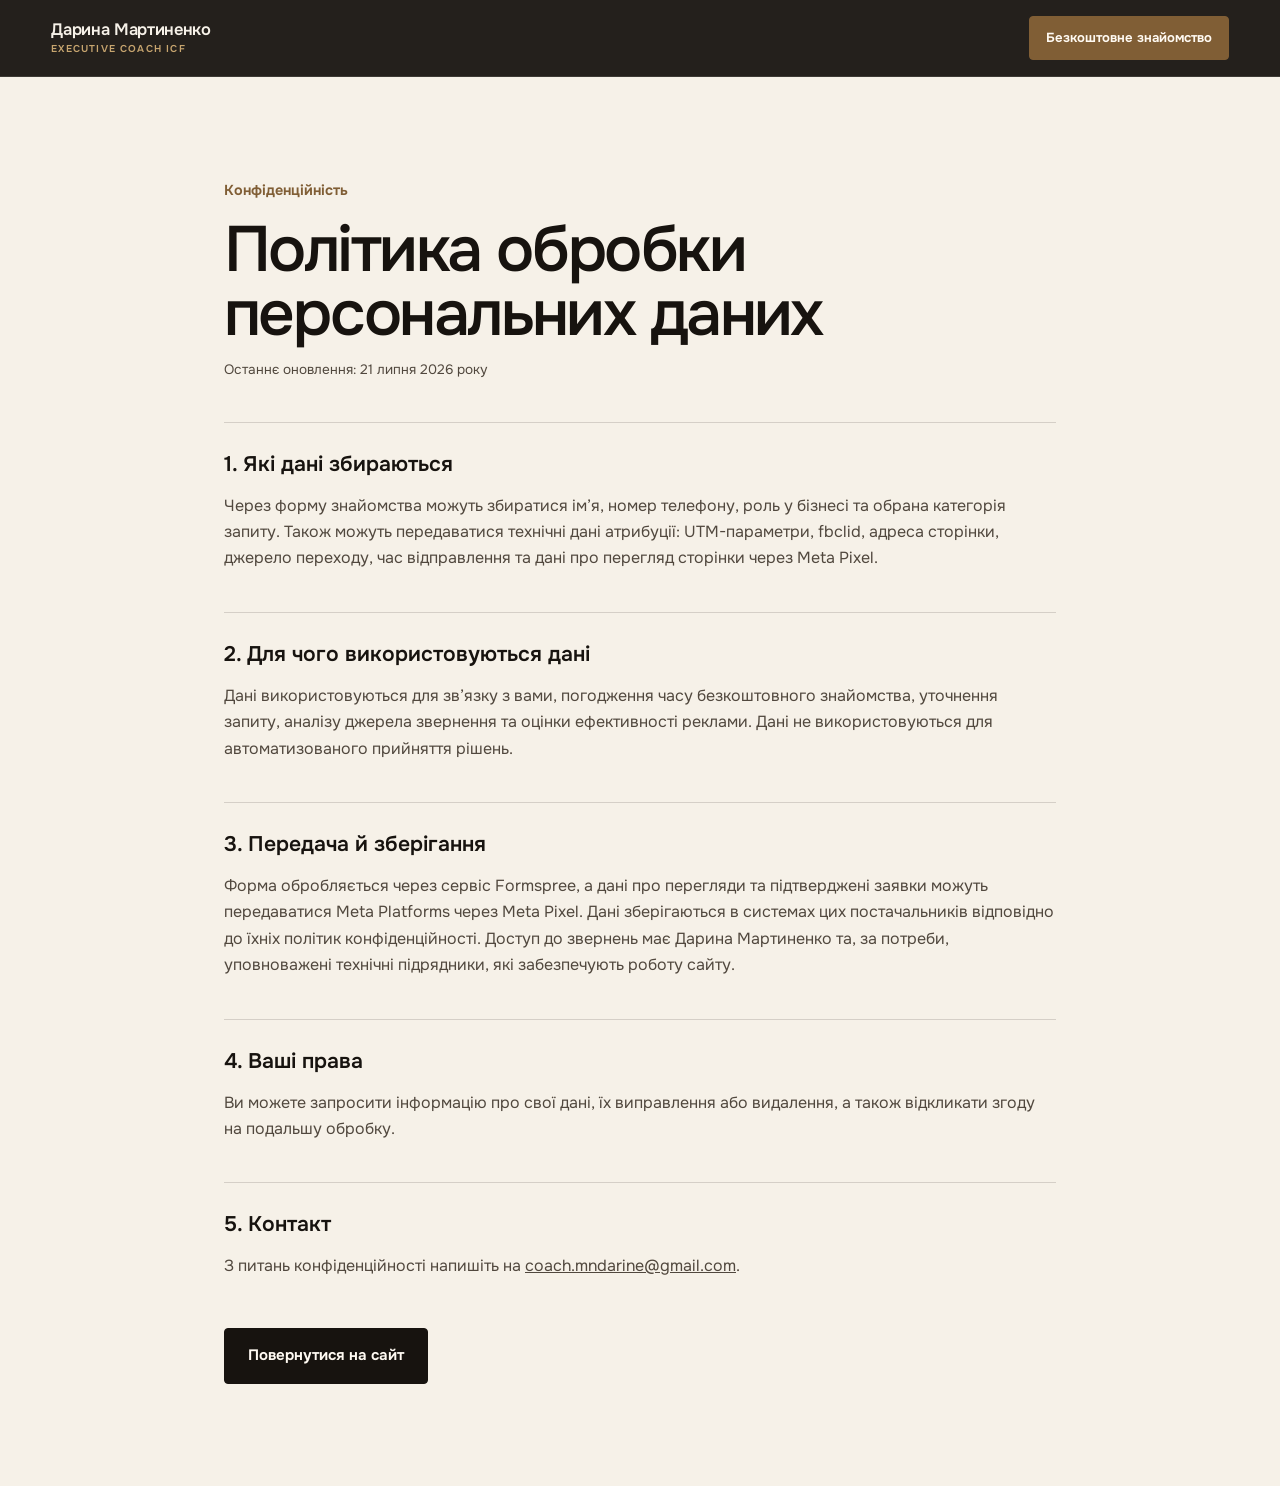
<file: privacy/index.html>
<!DOCTYPE html><html lang="uk"><head><meta charset="UTF-8"><meta name="viewport" content="width=device-width, initial-scale=1, viewport-fit=cover"><title>Політика конфіденційності — Дарина Мартиненко</title><meta name="description" content="Політика обробки персональних даних на сайті Executive Coach ICF Дарини Мартиненко."><meta name="robots" content="noindex, nofollow"><link rel="icon" href="/favicon.svg" type="image/svg+xml"><!-- Meta Pixel Code --><script>
      !function(f,b,e,v,n,t,s)
      {if(f.fbq)return;n=f.fbq=function(){n.callMethod?
      n.callMethod.apply(n,arguments):n.queue.push(arguments)};
      if(!f._fbq)f._fbq=n;n.push=n;n.loaded=!0;n.version='2.0';
      n.queue=[];t=b.createElement(e);t.async=!0;
      t.src=v;s=b.getElementsByTagName(e)[0];
      s.parentNode.insertBefore(t,s)}(window, document,'script',
      'https://connect.facebook.net/en_US/fbevents.js');
      fbq('init', '4171233512978796');
      fbq('track', 'PageView');
    </script><!-- End Meta Pixel Code --><link rel="stylesheet" href="/_astro/global.DCtZDocG.css"></head><body class="legal-page"><noscript><img height="1" width="1" style="display:none" src="https://www.facebook.com/tr?id=4171233512978796&ev=PageView&noscript=1" alt=""></noscript><header class="site-header"><div class="container header-inner"><a class="brand" href="/"><span>Дарина Мартиненко</span><small>Executive Coach ICF</small></a><a class="button button-small" href="/#apply">Безкоштовне знайомство</a></div></header><main class="container legal-content"><p class="section-context">Конфіденційність</p><h1>Політика обробки персональних даних</h1><p class="legal-updated">Останнє оновлення: 21 липня 2026 року</p><section><h2>1. Які дані збираються</h2><p>Через форму знайомства можуть збиратися ім’я, номер телефону, роль у бізнесі та обрана категорія запиту. Також можуть передаватися технічні дані атрибуції: UTM-параметри, fbclid, адреса сторінки, джерело переходу, час відправлення та дані про перегляд сторінки через Meta Pixel.</p></section><section><h2>2. Для чого використовуються дані</h2><p>Дані використовуються для зв’язку з вами, погодження часу безкоштовного знайомства, уточнення запиту, аналізу джерела звернення та оцінки ефективності реклами. Дані не використовуються для автоматизованого прийняття рішень.</p></section><section><h2>3. Передача й зберігання</h2><p>Форма обробляється через сервіс Formspree, а дані про перегляди та підтверджені заявки можуть передаватися Meta Platforms через Meta Pixel. Дані зберігаються в системах цих постачальників відповідно до їхніх політик конфіденційності. Доступ до звернень має Дарина Мартиненко та, за потреби, уповноважені технічні підрядники, які забезпечують роботу сайту.</p></section><section><h2>4. Ваші права</h2><p>Ви можете запросити інформацію про свої дані, їх виправлення або видалення, а також відкликати згоду на подальшу обробку.</p></section><section><h2>5. Контакт</h2><p>З питань конфіденційності напишіть на <a href="mailto:coach.mndarine@gmail.com">coach.mndarine@gmail.com</a>.</p></section><a class="button button-dark" href="/">Повернутися на сайт</a></main></body></html>
</file>
<file: _astro/global.DCtZDocG.css>
@font-face{font-family:Onest Variable;src:url(/fonts/onest-cyrillic.woff2)format("woff2");font-display:swap;font-style:normal;font-weight:100 900;unicode-range:U+301,U+400-45F,U+490-491,U+4B0-4B1,U+2116}@font-face{font-family:Onest Variable;src:url(/fonts/onest-latin.woff2)format("woff2");font-display:swap;font-style:normal;font-weight:100 900;unicode-range:U+??,U+131,U+152-153,U+2BB-2BC,U+2C6,U+2DA,U+2DC,U+2000-206F,U+20AC,U+2122,U+2191,U+2193,U+2212,U+2215,U+FEFF,U+FFFD}:root{--ink-950:#17130f;--ink-900:#1d1813;--ink-850:#251f19;--paper-50:#f6f1e8;--paper-100:#ece4d7;--paper-200:#dfd3c2;--text-700:#51483e;--text-200:#d8d0c4;--gold-700:#805e35;--gold-800:#674925;--gold-600:#9a7442;--gold-400:#c7a56f;--line-light:#251f1929;--line-dark:#f6f1e82e;--error:#a33d32;--success:#35644b;--button-text:#fffaf2;--surface-0:#fff;--field-bg:#fffdf8;--focus-light:#6f4c22;--display:"Onest Variable", -apple-system, BlinkMacSystemFont, "Segoe UI", sans-serif;--sans:"Onest Variable", -apple-system, BlinkMacSystemFont, "Segoe UI", sans-serif;--container:1220px;--gutter:clamp(1.25rem, 4vw, 4.5rem);--section:clamp(4.75rem, 7.25vw, 7.5rem);--radius:4px;color-scheme:light}*,:before,:after{box-sizing:border-box}html{scroll-behavior:smooth;scroll-padding-top:5.5rem}body{background:var(--paper-50);color:var(--ink-950);font-family:var(--sans);text-rendering:optimizelegibility;-webkit-font-smoothing:antialiased;font-kerning:normal;font-optical-sizing:auto;margin:0;font-size:1rem;line-height:1.65}body,button,input,select,textarea{font-family:var(--sans)}img{max-width:100%;display:block}a{color:inherit}button,input,select,textarea,summary{font:inherit}button,summary,label,select{cursor:pointer}:focus-visible{outline:3px solid var(--focus-light);outline-offset:4px}.site-header :focus-visible,.hero :focus-visible,.intro :focus-visible,.apply :focus-visible,.site-footer :focus-visible{outline-color:var(--gold-400)}[hidden]{display:none!important}.skip-link{z-index:100;background:var(--paper-50);color:var(--ink-950);padding:.75rem 1rem;position:fixed;top:.75rem;left:.75rem;transform:translateY(-160%)}.skip-link:focus{transform:translateY(0)}.container{width:min(100% - (var(--gutter) * 2), var(--container));margin-inline:auto}.section{padding-block:var(--section)}.section-heading{max-width:49rem;margin-bottom:clamp(2.5rem,5vw,4.75rem)}.section-heading h2,.intro-lead h2,.about-copy h2,.formats h2,.faq-heading h2,.apply-copy h2{font-family:var(--display);letter-spacing:-.038em;text-wrap:balance;margin:0;font-size:clamp(2.1rem,3.25vw,3.2rem);font-weight:540;line-height:1.08}.section-heading>p,.faq-heading>p,.apply-copy>p{max-width:61ch;color:var(--text-700);margin:1.25rem 0 0;font-size:clamp(1rem,1.3vw,1.125rem)}.overline{color:var(--gold-700);letter-spacing:.13em;text-transform:uppercase;margin:0 0 1.35rem;font-size:.77rem;font-weight:680;line-height:1.4}.section-context{color:var(--gold-700);margin:0 0 .9rem;font-size:.9rem;font-weight:650}.button{border:1px solid var(--gold-700);border-radius:var(--radius);background:var(--gold-700);min-height:3.5rem;color:var(--button-text);text-align:center;justify-content:center;align-items:center;padding:.95rem 1.45rem;font-size:.94rem;font-weight:650;line-height:1.25;text-decoration:none;transition:background-color .18s ease-out,border-color .18s ease-out,transform .12s ease-out;display:inline-flex}.button:hover{border-color:var(--gold-800);background:var(--gold-800)}.button:active{transform:scale(.97)}.button:disabled{cursor:wait;opacity:.65}.button-small{min-height:2.75rem;padding:.7rem 1rem;font-size:.82rem}.button-dark{border-color:var(--ink-950);background:var(--ink-950)}.button-dark:hover{border-color:var(--ink-850);background:var(--ink-850)}.site-header{z-index:20;color:var(--paper-50);backdrop-filter:blur(12px);background:#17130ff0;border-bottom:1px solid #f6f1e81f;position:sticky;top:0}.header-inner{justify-content:space-between;align-items:center;gap:1.5rem;min-height:4.75rem;display:flex}.brand{flex-direction:column;justify-content:center;min-height:2.75rem;line-height:1.1;text-decoration:none;display:inline-flex}.brand span{font-family:var(--display);letter-spacing:-.02em;font-size:1.03rem;font-weight:610}.brand small{color:var(--gold-400);letter-spacing:.12em;text-transform:uppercase;margin-top:.32rem;font-size:.62rem;font-weight:620}.desktop-nav{align-items:center;gap:clamp(1rem,2.2vw,2rem);display:flex}.desktop-nav a{color:var(--text-200);font-size:.82rem;text-decoration:none}.desktop-nav a:hover{color:var(--paper-50)}.hero{background:var(--ink-950);min-height:calc(100svh - 4.75rem);color:var(--paper-50);overflow:clip}.hero-grid{grid-template-columns:minmax(0,1.18fr) minmax(21rem,.72fr);align-items:center;gap:clamp(2rem,6vw,7rem);min-height:calc(100svh - 4.75rem);padding-block:clamp(2rem,4vw,4rem);display:grid}.hero-copy{padding-block:1rem}.hero .overline{color:var(--gold-400)}.hero h1{max-width:15ch;font-family:var(--display);letter-spacing:-.04em;text-wrap:balance;margin:0;font-size:clamp(3rem,5.5vw,5.45rem);font-weight:540;line-height:1.01}.hero h1 em{color:var(--gold-400);font-style:normal;font-weight:540;display:block}.hero-lede{max-width:61ch;color:var(--text-200);margin:1.5rem 0 0;font-size:clamp(1.02rem,1.5vw,1.18rem);line-height:1.65}.hero-benefits{border-top:1px solid var(--line-dark);color:var(--paper-100);grid-template-columns:repeat(3,minmax(0,1fr));gap:1rem;margin:1.55rem 0 0;padding:1.25rem 0 0;font-size:.89rem;list-style:none;display:grid}.hero-benefits li{padding-left:1.05rem;line-height:1.45;position:relative}.hero-benefits li:before{background:var(--gold-400);content:"";border-radius:50%;width:.3rem;height:.3rem;position:absolute;top:.65em;left:0}.hero-action{align-items:center;gap:1.5rem;margin-top:1.55rem;display:flex}.hero-action p{color:#f6f1e8b3;max-width:14rem;margin:0;font-size:.77rem;line-height:1.45}.hero-portrait{align-self:stretch;min-height:32rem;margin:0;position:relative}.hero-portrait picture,.hero-portrait img{width:100%;height:100%}.hero-portrait img{object-fit:cover;object-position:50% 28%}.hero-portrait:after{border:1px solid var(--line-dark);content:"";pointer-events:none;position:absolute;inset:0}.hero-portrait figcaption{color:var(--paper-100);text-align:center;background:#17130fd4;padding:.65rem .75rem;font-size:.72rem;position:absolute;bottom:1rem;left:1rem;right:1rem}.signal-strip{border-bottom:1px solid var(--line-light);background:var(--paper-100)}.signal-grid{grid-template-columns:repeat(4,minmax(0,1fr));align-items:stretch;display:grid}.principle{border-right:1px solid var(--line-light)}.principle:first-child{border-left:1px solid var(--line-light)}.principle summary{min-height:4rem;color:var(--ink-950);justify-content:space-between;align-items:center;gap:1rem;padding:1rem 1.15rem;font-size:.84rem;font-weight:600;line-height:1.35;list-style:none;display:flex;position:relative}.principle summary::-webkit-details-marker{display:none}.principle summary:after{color:var(--gold-700);content:"+";flex:none;font-size:1.25rem;font-weight:430;line-height:1}.principle[open]{background:#ffffff57}.principle[open] summary:after{content:"−"}.principle p{max-width:36ch;color:var(--text-700);text-wrap:pretty;margin:0;padding:0 1.15rem 1.35rem;font-size:.88rem;line-height:1.6}.split-heading{grid-template-columns:minmax(0,1.25fr) minmax(19rem,.75fr);align-items:end;gap:clamp(2rem,7vw,8rem);max-width:none;display:grid}.split-heading p{margin-bottom:.45rem}.situation-list{border-top:1px solid var(--line-light)}.situation-row{border-bottom:1px solid var(--line-light);grid-template-columns:minmax(15rem,.8fr) minmax(18rem,1.1fr);align-items:start;gap:clamp(1.25rem,3vw,3.25rem);padding-block:clamp(1.8rem,3.4vw,3rem);display:grid}.situation-row h3{max-width:21ch;font-family:var(--display);letter-spacing:-.022em;margin:-.15rem 0 0;font-size:clamp(1.3rem,1.65vw,1.6rem);font-weight:570;line-height:1.22}.situation-row p{max-width:60ch;color:var(--text-700);margin:0}.section-cta{align-items:center;gap:1.1rem;margin-top:2.5rem;display:flex}.section-cta>span{color:var(--text-700);font-size:.82rem}.intro{background:var(--ink-850);color:var(--paper-50)}.intro-grid{grid-template-columns:minmax(0,.9fr) minmax(22rem,1fr);gap:clamp(3rem,8vw,8rem);display:grid}.intro .section-context{color:var(--gold-400)}.intro-statement{max-width:58ch;color:var(--text-200);margin:1.5rem 0 0;font-size:1.06rem}.intro-note{border-top:1px solid var(--line-dark);color:var(--paper-100);margin:1.5rem 0 0;padding:1rem 0 0;font-size:.9rem}.intro-steps{border-top:1px solid var(--line-dark);margin:0;padding:0;list-style:none}.intro-steps li{border-bottom:1px solid var(--line-dark);grid-template-columns:3.2rem 1fr;gap:1rem;padding:1.4rem 0;display:grid}.intro-steps>li>span{color:var(--gold-400);letter-spacing:.1em;font-size:.75rem;font-weight:700}.intro-steps h3{font-family:var(--display);letter-spacing:-.018em;margin:-.2rem 0 .35rem;font-size:1.22rem;font-weight:590}.intro-steps p{color:var(--text-200);margin:0;font-size:.94rem}.boundaries{background:var(--paper-100)}.boundaries .section-heading{max-width:52rem;margin-bottom:clamp(2.5rem,4vw,3.5rem)}.boundary-grid{grid-template-columns:repeat(2,minmax(0,1fr));align-items:stretch;gap:1.5rem;width:min(100%,68rem);margin-inline:auto;display:grid}.boundary-panel{border:1px solid var(--line-light);grid-template-rows:auto 1fr;padding:clamp(2rem,3vw,3rem);display:grid}.boundary-panel+.boundary-panel{border-left:1px solid var(--line-light)}.boundary-panel h3{max-width:22ch;font-family:var(--display);letter-spacing:-.025em;margin:0 0 1.5rem;font-size:clamp(1.4rem,1.8vw,1.75rem);font-weight:570;line-height:1.18}.boundary-panel ul{gap:0;margin:0;padding:0;list-style:none;display:grid}.boundary-panel li{border-top:1px solid var(--line-light);color:var(--text-700);padding:.75rem 0 .75rem 1.5rem;line-height:1.55;position:relative}.boundary-panel li:before{color:var(--gold-700);content:"+";font-weight:700;position:absolute;top:.98rem;left:0}.boundary-neutral{background:#ffffff4d}.boundary-neutral li:before{content:"—"}.about{padding-bottom:0}.about-grid{grid-template-columns:minmax(20rem,.8fr) minmax(0,1.1fr);align-items:center;gap:clamp(3rem,8vw,8rem);display:grid}.about-image{aspect-ratio:4/5;margin:0;position:relative;overflow:hidden}.about-image:before{z-index:-1;border:1px solid var(--paper-200);content:"";position:absolute;inset:-1rem 1rem 1rem -1rem}.about-image picture,.about-image img{width:100%;height:100%}.about-image picture{display:block}.about-image img{object-fit:cover;object-position:center 18%;display:block}.about-copy>p:not(.section-context){max-width:62ch;color:var(--text-700);margin:1.35rem 0 0;font-size:1.04rem}.proof-line{border-top:1px solid var(--line-light);grid-template-columns:10rem 1fr;gap:1.25rem;margin-top:2.3rem;padding-top:1.35rem;display:grid}.proof-line span{color:var(--gold-700);letter-spacing:.08em;text-transform:uppercase;font-size:.77rem;font-weight:700}.proof-line p{color:var(--text-700);margin:0;font-size:.9rem}.testimonials{border-top:1px solid var(--line-light);margin-top:clamp(3.5rem,6vw,6rem);padding-block:clamp(3rem,4.5vw,4.75rem)}.testimonials-heading{justify-content:space-between;align-items:end;gap:1.5rem;margin-bottom:1.5rem;display:flex}.testimonials-heading h3{font-family:var(--display);letter-spacing:-.035em;text-wrap:balance;margin:0;font-size:clamp(1.9rem,2.7vw,2.7rem);font-weight:560;line-height:1.1}.testimonials-heading p{max-width:41rem;color:var(--text-700);margin:.75rem 0 0;font-size:.94rem}.testimonial-track{overscroll-behavior-inline:contain;scroll-snap-type:inline mandatory;scrollbar-width:none;grid-auto-columns:calc(33.3333% - .666667rem);grid-auto-flow:column;gap:1rem;padding:1px;display:grid;overflow-x:auto}.testimonial-track::-webkit-scrollbar{display:none}.testimonial-controls{flex:none;gap:.5rem;display:flex}.testimonial-controls button{border:1px solid var(--line-light);width:2.75rem;height:2.75rem;color:var(--ink-950);cursor:pointer;background:0 0;place-items:center;padding:0;font-size:1.05rem;display:grid}.testimonial-controls button:active{transform:scale(.97)}.testimonial-controls button:disabled{cursor:default;opacity:.35}.testimonial-card{border:1px solid var(--line-light);background:var(--surface-0);min-width:0;color:inherit;cursor:zoom-in;scroll-snap-align:start;margin:0;padding:0;transition:border-color .18s cubic-bezier(.23,1,.32,1),transform .12s cubic-bezier(.23,1,.32,1);display:grid;overflow:hidden}.testimonial-media{aspect-ratio:4/3;background:#0b0b0b;place-items:center;display:grid;overflow:hidden}.testimonial-card img{object-fit:contain;width:100%;height:100%}.testimonial-card:active{transform:scale(.99)}@media (hover:hover){.testimonial-card:hover{border-color:#805e3599}}.testimonial-dialog{border:1px solid var(--line-dark);width:min(94vw,70rem);max-height:94vh;color:var(--paper-50);background:#0b0b0b;margin:auto;padding:clamp(2.75rem,4vw,3.5rem) clamp(.75rem,2vw,1.5rem) clamp(.75rem,2vw,1.5rem);overflow:auto}.testimonial-dialog::backdrop{background:#17130fe0}.testimonial-dialog img{object-fit:contain;width:100%;height:auto;max-height:calc(94vh - 5rem);margin-inline:auto}.testimonial-dialog-close{width:2.75rem;height:2.75rem;color:var(--paper-50);background:0 0;border:0;place-items:center;padding:0;font-size:1.7rem;line-height:1;display:grid;position:absolute;top:.35rem;right:.35rem}.certificates{border-top:1px solid var(--line-light);margin-top:0;padding-block:clamp(2.5rem,3.5vw,3.5rem)}.certificates-heading{justify-content:space-between;align-items:end;gap:1.5rem;margin-bottom:1.5rem;display:flex}.certificates-heading h3{font-family:var(--display);letter-spacing:-.028em;margin:0;font-size:clamp(1.6rem,2vw,2rem);font-weight:570}.certificates-heading p{max-width:32rem;color:var(--text-700);margin:.65rem 0 0;font-size:.9rem}.certificate-grid{overscroll-behavior-inline:contain;scroll-snap-type:inline mandatory;scrollbar-width:none;grid-auto-columns:calc(25% - .75rem);grid-auto-flow:column;gap:clamp(.75rem,1.3vw,1rem);padding:1px;display:grid;overflow-x:auto}.certificate-grid::-webkit-scrollbar{display:none}.certificate-controls{flex:none;gap:.5rem;display:flex}.certificate-controls button{border:1px solid var(--line-light);width:2.75rem;height:2.75rem;color:var(--ink-950);cursor:pointer;background:0 0;place-items:center;padding:0;font-size:1.05rem;display:grid}.certificate-controls button:active{transform:scale(.97)}.certificate-controls button:disabled{cursor:default;opacity:.35}.certificate-link{border:1px solid var(--line-light);background:var(--surface-0);min-width:0;color:inherit;cursor:zoom-in;scroll-snap-align:start;margin:0;padding:0;text-decoration:none;transition:border-color .18s cubic-bezier(.23,1,.32,1),transform .12s cubic-bezier(.23,1,.32,1);display:grid;overflow:hidden}.certificate-link img{aspect-ratio:900/636;object-fit:contain;width:100%;height:auto}.certificate-link span{border-top:1px solid var(--line-light);min-height:2.75rem;color:var(--text-700);text-align:left;padding:.68rem .8rem;font-size:.74rem}.certificate-link:active{transform:scale(.99)}@media (hover:hover){.certificate-link:hover{border-color:#805e3599}.certificate-link:hover span{color:var(--gold-700)}}.certificate-dialog{border:1px solid var(--line-dark);background:var(--paper-50);width:min(92vw,78rem);max-height:92vh;color:var(--ink-950);margin:auto;padding:clamp(2.5rem,4vw,3.5rem) clamp(1rem,3vw,2.5rem) clamp(1rem,3vw,2.5rem);overflow:auto}.certificate-dialog::backdrop{background:#17130fd1}.certificate-dialog img{object-fit:contain;width:100%;height:auto;max-height:calc(92vh - 5rem)}.certificate-dialog-close{width:2.75rem;height:2.75rem;color:var(--ink-950);background:0 0;border:0;place-items:center;font-size:1.7rem;line-height:1;display:grid;position:absolute;top:.5rem;right:.5rem}.formats{border-top:1px solid var(--line-light);background:var(--paper-100)}.formats-grid{grid-template-columns:minmax(15rem,.55fr) minmax(30rem,1.45fr);align-items:start;gap:clamp(3rem,8vw,8rem);display:grid}.formats-intro{position:sticky;top:7rem}.formats-intro>p{max-width:34ch;color:var(--text-700);margin:1.25rem 0 0}.format-options{border-top:1px solid var(--line-light)}.format-options article{border-bottom:1px solid var(--line-light);grid-template-columns:minmax(8.5rem,.42fr) minmax(0,1.15fr) minmax(8.5rem,.38fr);align-items:start;gap:clamp(1.25rem,2.5vw,2.25rem);padding:1.8rem 0;display:grid}.format-heading{grid-template-columns:auto 1fr;align-items:baseline;gap:.25rem .6rem;display:grid}.format-options h3{font-family:var(--display);letter-spacing:-.018em;margin:0;font-size:1.05rem;font-weight:570;line-height:1.25}.format-count{color:var(--gold-800);font-family:var(--display);letter-spacing:-.045em;font-size:clamp(2rem,3vw,2.75rem);font-weight:540;line-height:.9}.format-label{width:max-content;color:var(--gold-800);letter-spacing:.08em;text-transform:uppercase;grid-column:1/-1;margin-bottom:.7rem;font-size:.72rem;font-weight:680}.format-copy p{color:var(--text-700);margin:0}.format-copy p+p{margin-top:.9rem}.format-condition{border-top:1px solid var(--line-light);padding-top:.9rem;font-weight:560;color:var(--ink-950)!important}.format-price{text-align:right}.format-price strong,.format-price span{display:block}.format-price strong{color:var(--gold-800);letter-spacing:-.025em;font-size:1.55rem;font-weight:650;line-height:1.1}.format-price span{color:var(--text-700);margin-top:.5rem;font-size:.75rem;line-height:1.4}.format-featured{background:#ffffff6b;margin-inline:-1.25rem;padding-inline:1.25rem!important}.format-features{color:var(--text-700);gap:.5rem;margin:1rem 0 0;padding:0;font-size:.9rem;list-style:none;display:grid}.format-features li{padding-left:1.35rem;position:relative}.format-features li:before{color:var(--gold-700);content:"✓";font-weight:700;position:absolute;top:0;left:0}.faq-grid{grid-template-columns:minmax(18rem,.7fr) minmax(0,1.2fr);align-items:start;gap:clamp(3rem,8vw,8rem);display:grid}.faq-heading{position:sticky;top:7rem}.faq-list{border-top:1px solid var(--line-light)}.faq-list details{border-bottom:1px solid var(--line-light)}.faq-list summary{min-height:4.8rem;font-family:var(--display);letter-spacing:-.014em;padding:1.45rem 3rem 1.35rem 0;font-size:clamp(1.05rem,1.35vw,1.18rem);font-weight:590;line-height:1.35;list-style:none;position:relative}.faq-list summary::-webkit-details-marker{display:none}.faq-list summary:after{color:var(--gold-700);content:"+";font-family:var(--sans);font-size:1.4rem;font-weight:450;position:absolute;top:1.45rem;right:0}.faq-list details[open] summary:after{content:"−"}.faq-list details>div{overflow:hidden}.faq-list details p{max-width:66ch;color:var(--text-700);margin:-.35rem 0 1.5rem}.apply{background:var(--ink-950);color:var(--paper-50)}.apply-grid{grid-template-columns:minmax(18rem,.7fr) minmax(28rem,1.15fr);align-items:start;gap:clamp(3rem,8vw,8rem);display:grid}.apply-copy>p{color:var(--text-200)}.apply-copy ul{color:var(--paper-100);flex-wrap:wrap;gap:.45rem 1.25rem;margin:1.7rem 0 0;padding:0;font-size:.84rem;list-style:none;display:flex}.apply-copy li:before{color:var(--gold-400);content:"•";margin-right:.5rem}.form-shell{border:1px solid var(--line-dark);background:var(--paper-50);min-height:34rem;color:var(--ink-950);padding:clamp(1.5rem,3vw,2.7rem)}.form-progress{color:var(--text-700);grid-template-columns:auto 1fr;align-items:center;gap:1rem;margin-bottom:2rem;font-size:.75rem;display:grid}.progress-bar{appearance:none;border:0;width:100%;height:2px}.progress-bar::-webkit-progress-bar{background:var(--paper-200)}.progress-bar::-webkit-progress-value{background:var(--gold-600)}.progress-bar::-moz-progress-bar{background:var(--gold-600)}.form-step{border:0;min-width:0;margin:0;padding:0}.form-step legend{width:100%;font-family:var(--display);letter-spacing:-.025em;margin-bottom:1.45rem;font-size:clamp(1.55rem,2.5vw,2rem);font-weight:570;line-height:1.15}.decision-options{border-top:1px solid var(--line-light)}.decision-options label{border-bottom:1px solid var(--line-light);grid-template-columns:1.5rem 1fr auto;align-items:center;gap:.8rem;min-height:3.7rem;padding:.8rem 0;display:grid}.decision-options input{width:1.15rem;height:1.15rem;accent-color:var(--gold-700);margin:0}.decision-options span{font-size:.94rem}.decision-options b{color:var(--gold-700);letter-spacing:.08em;font-size:.68rem}.decision-options label:has(input:checked) span{font-weight:650}.form-next{width:100%;margin-top:1.4rem}.form-grid{grid-template-columns:repeat(3,minmax(0,1fr));gap:1.1rem;display:grid}.field{flex-direction:column;gap:.4rem;min-width:0;display:flex}.field-full{grid-column:1/-1}.field>span{font-size:.78rem;font-weight:650}.field>span em{color:var(--text-700);font-style:normal;font-weight:450}.field input,.field select,.field textarea{border-radius:var(--radius);background:var(--field-bg);width:100%;min-height:3.25rem;color:var(--ink-950);border:1px solid #251f1952;padding:.7rem .85rem;font-size:1rem}.field textarea{resize:vertical;min-height:6.5rem}.field input:focus,.field select:focus,.field textarea:focus{border-color:var(--gold-700)}.field-error{min-height:1.1em;color:var(--error);margin:.4rem 0 0;font-size:.75rem}.consent{color:var(--text-700);grid-template-columns:1.2rem 1fr;gap:.7rem;margin-top:1.1rem;font-size:.78rem;line-height:1.5;display:grid}.consent input{width:1.1rem;height:1.1rem;accent-color:var(--gold-700);margin:.15rem 0 0}.consent a{color:var(--gold-700)}.honeypot{clip:rect(1px, 1px, 1px, 1px)!important;white-space:nowrap!important;width:1px!important;height:1px!important;position:absolute!important;overflow:hidden!important}.form-actions{grid-template-columns:auto 1fr;gap:.75rem;margin-top:1.5rem;display:grid}.button-back{border:1px solid var(--line-light);border-radius:var(--radius);min-width:5.5rem;color:var(--text-700);background:0 0;padding:.8rem 1rem;transition:border-color .18s ease-out,color .18s ease-out,transform .12s ease-out}.button-back:hover{border-color:var(--gold-700);color:var(--gold-800)}.button-back:active{transform:scale(.97)}.form-microcopy{color:var(--text-700);text-align:center;margin:.9rem 0 0;font-size:.75rem}.form-status{min-height:1.5rem;color:var(--text-700);text-align:center;margin-top:.8rem;font-size:.78rem}.form-status.is-error{color:var(--error)}.success-state{flex-direction:column;justify-content:center;align-items:flex-start;min-height:28rem;display:flex}.success-state>span{border:1px solid var(--success);width:3rem;height:3rem;color:var(--success);border-radius:50%;place-items:center;font-size:1.25rem;display:grid}.success-state h3{font-family:var(--display);margin:1.4rem 0 .6rem;font-size:1.75rem;font-weight:590}.success-state p{max-width:34rem;color:var(--text-700);margin:0}.site-footer{border-top:1px solid var(--line-dark);background:var(--ink-950);color:var(--paper-50);padding-block:2rem}.legal-page{background:var(--paper-50)}.legal-content{max-width:52rem;padding-block:clamp(4rem,8vw,7rem)}.legal-content h1{font-family:var(--display);letter-spacing:-.04em;margin:0;font-size:clamp(2.5rem,5vw,4rem);font-weight:550;line-height:1}.legal-updated{color:var(--text-700);font-size:.85rem}.legal-content section{border-top:1px solid var(--line-light);margin-top:2.5rem;padding-top:1.5rem}.legal-content h2{font-family:var(--display);margin:0 0 .7rem;font-size:1.32rem;font-weight:600}.legal-content section p{color:var(--text-700);margin:0}.legal-content>.button{margin-top:3rem}.footer-grid{grid-template-columns:minmax(18rem,1fr) auto auto;align-items:start;gap:2rem;display:grid}.brand-footer{width:max-content}.footer-grid>div:first-child>p{max-width:27rem;color:var(--text-200);margin:1rem 0 0;font-size:.86rem}.footer-links,.footer-legal{align-items:flex-start}.footer-links{grid-template-columns:repeat(2,max-content);gap:0 1.5rem;display:grid}.footer-legal{flex-direction:column;gap:.5rem;display:flex}.footer-links a,.footer-legal a,.footer-legal p{color:var(--text-200);margin:0;font-size:.8rem;text-decoration:none}.footer-links a{font-size:.86rem}.footer-links a,.footer-legal a{align-items:center;min-height:2.75rem;display:inline-flex}.footer-links a:hover,.footer-legal a:hover{color:var(--paper-50)}@media (width<=980px){.desktop-nav{display:none}.hero-grid{grid-template-columns:minmax(0,1fr) minmax(15rem,.58fr);gap:2rem}.hero h1{font-size:clamp(3rem,6.4vw,4.2rem)}.section-heading h2,.intro-lead h2,.about-copy h2,.formats h2,.faq-heading h2,.apply-copy h2{font-size:clamp(2.15rem,5vw,3.1rem)}.hero-portrait{min-height:28rem}.split-heading,.intro-grid,.about-grid,.formats-grid,.faq-grid,.apply-grid{grid-template-columns:1fr}.split-heading{gap:.5rem}.situation-row{grid-template-columns:minmax(14rem,.8fr) minmax(16rem,1fr)}.about-image{max-width:32rem}.certificate-grid,.testimonial-track{grid-auto-columns:calc(50% - .5rem)}.form-grid{grid-template-columns:repeat(2,minmax(0,1fr))}.field-role{grid-column:1/-1}.faq-heading,.formats-intro{position:static}.apply-grid{max-width:48rem}.form-shell{min-height:0}.footer-grid{grid-template-columns:1fr 1fr;gap:1.5rem 2rem}.footer-grid>div:first-child{grid-column:1/-1}}@media (width>=981px) and (height<=800px){.hero-grid{padding-block:1.4rem}.hero h1{font-size:clamp(3.2rem,5.85vw,5rem)}.hero-lede{margin-top:1.1rem;font-size:1rem}.hero-benefits{margin-top:1rem}.hero-action{margin-top:1.35rem}}@media (width<=767px){:root{--gutter:1.25rem;--section:clamp(4.5rem, 16vw, 6rem)}html{scroll-padding-top:4.25rem}.header-inner{gap:.75rem;min-height:4.25rem}.site-header .button-small{max-width:9.2rem;min-height:2.75rem;padding:.6rem .75rem;font-size:.73rem}.brand span{font-size:.9rem}.brand small{font-size:.55rem}.hero{min-height:calc(100svh - 4.25rem)}.hero-grid{grid-template-columns:1fr;gap:1.5rem;min-height:calc(100svh - 4.25rem);padding-top:2.2rem;padding-bottom:0}.hero h1{max-width:none;font-size:clamp(2.55rem,11.5vw,3.3rem);line-height:.98}.hero h1 em{display:inline}.hero-lede{margin-top:1.15rem;font-size:1rem}.hero-benefits{display:none}.hero-action{gap:.75rem;margin-top:1.3rem;display:grid}.hero-action .button{width:100%}.hero-action p{text-align:center;max-width:none}.hero-portrait{height:clamp(14rem,29svh,17rem);min-height:0;margin-inline:calc(var(--gutter) * -1);align-self:end}.hero-portrait figcaption{right:var(--gutter);left:var(--gutter)}.signal-grid{grid-template-columns:1fr}.principle,.principle:first-child{border-right:1px solid var(--line-light);border-bottom:1px solid var(--line-light);border-left:1px solid var(--line-light)}.principle+.principle{border-top:0}.principle summary{min-height:3.5rem;padding:.85rem 1rem}.principle p{max-width:65ch;padding:0 1rem 1.15rem}.section-heading h2,.intro-lead h2,.about-copy h2,.formats h2,.faq-heading h2,.apply-copy h2{font-size:clamp(2.05rem,9vw,2.85rem)}.situation-row{grid-template-columns:1fr;gap:.8rem .75rem}.situation-row h3{max-width:none}.situation-row p{grid-column:1}.section-cta{display:grid}.section-cta .button{width:100%}.section-cta>span{text-align:center}.intro-grid{gap:3rem}.boundary-grid{grid-template-columns:1fr;align-items:start}.boundary-panel{width:100%;padding:1.5rem}.boundary-panel+.boundary-panel{border-left:1px solid var(--line-light)}.about-grid{gap:3.5rem}.about-image{aspect-ratio:1;width:calc(100% - .75rem);max-width:none;margin-left:.75rem}.about-image img{object-position:center 16%}.proof-line{grid-template-columns:1fr;gap:.6rem}.certificates-heading,.testimonials-heading{display:grid}.certificate-controls,.testimonial-controls{display:none}.certificate-grid{margin-inline:calc(var(--gutter) * -1);padding-inline:var(--gutter);scroll-snap-type:x mandatory;display:flex;overflow-x:auto}.certificate-link{scroll-snap-align:start;min-width:min(82vw,20rem)}.testimonial-track{margin-inline:calc(var(--gutter) * -1);padding-inline:var(--gutter);scroll-snap-type:x mandatory;display:flex;overflow-x:auto}.testimonial-card{scroll-snap-align:start;min-width:min(84vw,22rem)}.testimonial-dialog{width:calc(100vw - 1rem);max-height:96vh;padding:3rem .35rem .35rem}.certificate-dialog{width:calc(100vw - 1rem);max-height:94vh;padding:3rem .5rem .5rem}.format-options article{grid-template-columns:1fr;gap:1rem}.format-heading{grid-template-columns:auto 1fr}.format-price{text-align:left;padding-top:.15rem}.format-featured{margin-inline:-.75rem;padding-inline:.75rem!important}.faq-grid{gap:2.5rem}.apply-grid{gap:2.8rem}.form-shell{min-height:0;margin-inline:calc(var(--gutter) * -1);padding:1.4rem var(--gutter) 1.8rem;border-left:0;border-right:0}.form-grid{grid-template-columns:1fr}.field-full,.field-role{grid-column:auto}.form-actions{grid-template-columns:1fr}.button-back{order:2;min-height:3rem}.form-submit{width:100%}.footer-grid{grid-template-columns:1fr;gap:.75rem}.footer-grid>div:first-child{grid-column:auto}.footer-links{flex-wrap:wrap;gap:0 1.1rem;width:100%;display:flex}.footer-links a,.footer-legal a{min-height:2.75rem}.site-footer{padding-block:1.35rem;padding-bottom:max(1.35rem, env(safe-area-inset-bottom))}.footer-grid>div:first-child>p{margin-top:.5rem}.footer-legal{flex-flow:wrap;justify-content:space-between;align-items:center;gap:0 1rem}}@media (width<=380px){.site-header .button-small{max-width:7.8rem;font-size:.68rem}.brand span{font-size:.84rem}.hero h1{font-size:2.42rem}}@media (prefers-reduced-motion:reduce){html{scroll-behavior:auto}*,:before,:after{scroll-behavior:auto!important;transition-duration:.01ms!important}}@media (prefers-reduced-transparency:reduce){.site-header{background:var(--ink-950);backdrop-filter:none}}
</file>
